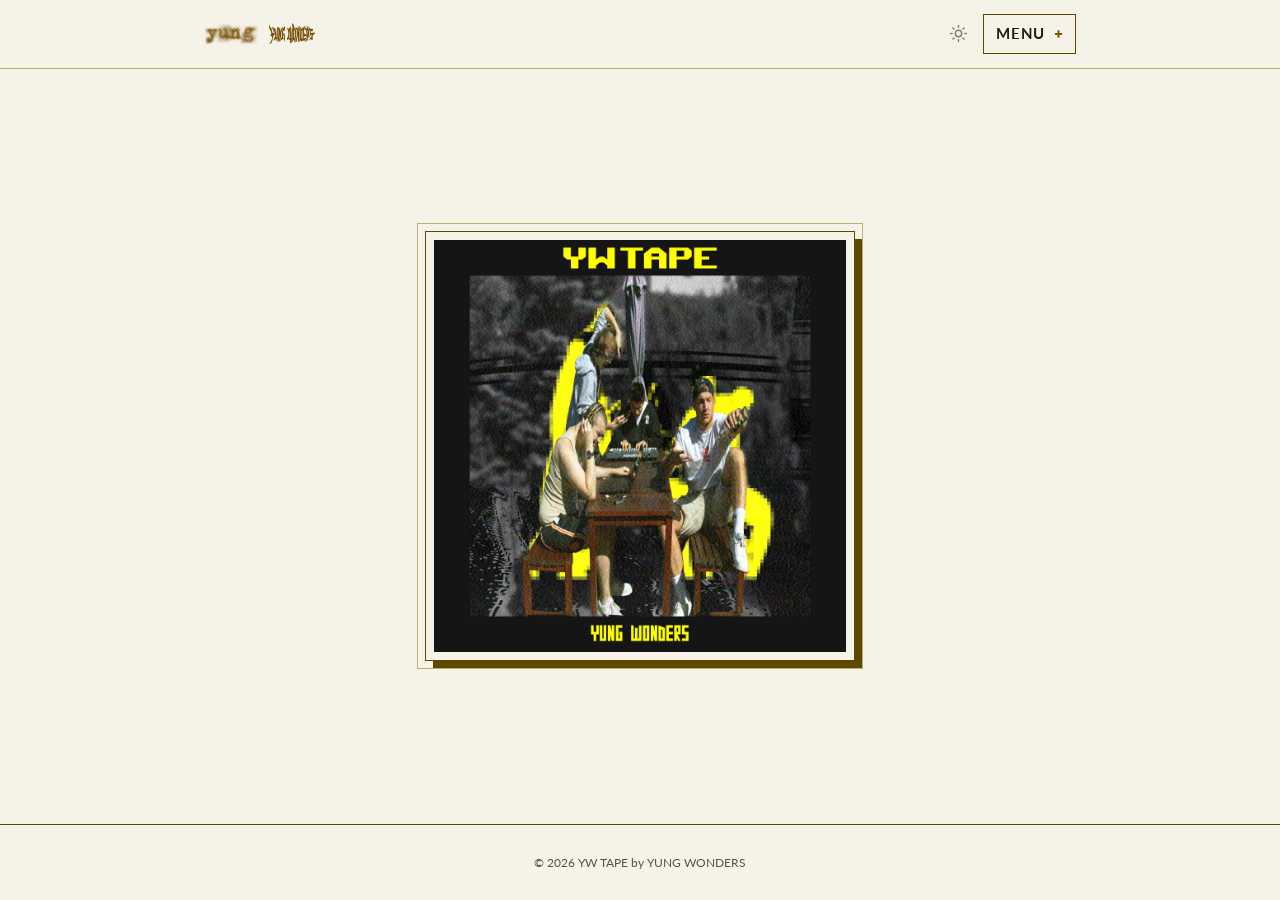
<file: newalbum.html>
<!DOCTYPE html>
<html lang="cs" data-theme-color-light="#f5f2e8" data-theme-color-dark="#0b0b0a">
<head>
<meta charset="UTF-8">
<meta name="viewport" content="width=device-width, initial-scale=1.0">
<meta name="description" content="Odhal skrytý tracklist alba YW TAPE od YUNG WONDERS.">
<meta name="theme-color" content="#0b0b0a">
<title>YW TAPE — YUNG WONDERS</title>
<script src="theme.js"></script>
<link rel="preconnect" href="https://fonts.googleapis.com">
<link rel="preconnect" href="https://fonts.gstatic.com" crossorigin>
<link href="https://fonts.googleapis.com/css2?family=Bowlby+One+SC&amp;family=Bungee&amp;family=Bungee+Shade&amp;family=Caveat:wght@400;700&amp;family=Cinzel+Decorative:wght@700&amp;family=Cormorant+Garamond:ital,wght@0,400;1,400&amp;family=IBM+Plex+Mono:wght@400;500;600&amp;family=Inter:wght@400;500;600;700&amp;family=Lato:wght@400;700&amp;family=Oswald:wght@400;500;600;700&amp;family=Permanent+Marker&amp;family=Press+Start+2P&amp;family=Rubik+Mono+One&amp;family=UnifrakturCook:wght@700&amp;display=swap" rel="stylesheet">
<link rel="icon" type="image/webp" href="NEW_YW_logo_ALT2.webp">
<link rel="stylesheet" href="style.css">
</head>
<body class="no-logo-background">

<nav class="topnav" data-print-url="newalbum.html">
	<div class="wrap">
		<div class="topnav-logos">
			<a class="topnav-brand" href="index.html">
				<img src="yung_trans.webp" alt="YUNG" width="1798" height="718" decoding="async">
			</a>
			<a class="topnav-yw" href="yw.html">
				<img src="NOVE_YW_zluta.webp" alt="YUNG WONDERS" width="1274" height="589" decoding="async">
			</a>
		</div>
		<div class="topnav-controls">
			<button class="theme-toggle" type="button" aria-label="Přepnout motiv">
				<svg class="theme-icon theme-icon-sun" aria-hidden="true" viewBox="0 0 24 24" fill="none" stroke="currentColor" stroke-width="1.8" stroke-linecap="round" stroke-linejoin="round"><circle cx="12" cy="12" r="4"></circle><path d="M12 2v2m0 16v2M4.93 4.93l1.42 1.42m11.3 11.3 1.42 1.42M2 12h2m16 0h2M4.93 19.07l1.42-1.42m11.3-11.3 1.42-1.42"></path></svg>
				<svg class="theme-icon theme-icon-moon" aria-hidden="true" viewBox="0 0 24 24" fill="none" stroke="currentColor" stroke-width="1.8" stroke-linecap="round" stroke-linejoin="round"><path d="M20.985 12.486A9 9 0 1 1 11.514 3.015a7 7 0 0 0 9.471 9.471Z"></path></svg>
			</button>
			<details class="topnav-menu">
				<summary>Menu</summary>
				<div class="topnav-links">
					<div class="topnav-link-group">
						<span class="topnav-link-heading">TATO STRÁNKA</span>
						<a href="newalbum.html#album" class="active" aria-current="page">YW Tape</a>
					</div>
					<div class="topnav-link-group">
						<span class="topnav-link-heading">DALŠÍ STRÁNKY</span>
						<a href="index.html#header">YUNG</a>
						<a href="yw.html#uvod">YUNG WONDERS</a>
						<a href="odmocnina16.html#odmocnina">ODMOCNINA16</a>
						<a href="upcoming.html#projekty">Nadcházející vydání</a>
					</div>
				</div>
			</details>
		</div>
	</div>
</nav>

<main class="secret-album" id="album">
	<h1 class="visually-hidden">YW TAPE — YUNG WONDERS</h1>
	<div class="track-whispers" id="tracklist" aria-hidden="true">
		<span class="secret-track track-intro"><span class="track-number">1</span><span class="track-title">INTRO</span><span class="track-meta">yung</span></span>
		<span class="secret-track track-mesto"><span class="track-number">2</span><span class="track-title">MĚSTO UHLÍ A OCELI</span><span class="track-meta">yung, Gazz, Daniel Vladimír, Pepa Hromada</span></span>
		<span class="secret-track track-haluz"><span class="track-number">3</span><span class="track-title">HALUZ</span><span class="track-meta">yung, Daniel Vladimír, Pepa Hromada</span></span>
		<span class="secret-track track-marnice"><span class="track-number">4</span><span class="track-title">MÁRNICE</span><span class="track-meta">yung, Gazz</span></span>
		<span class="secret-track track-blantickova"><span class="track-number">5</span><span class="track-title">BLANTIČKOVÁ STŘEDISKOVÁ</span><span class="track-meta">yung, Gazz, Pepa Hromada, Daniel Vladimír</span></span>
		<span class="secret-track track-lego"><span class="track-number">6</span><span class="track-title">LE GO</span><span class="track-meta">yung, Pepa Hromada, Daniel Vladimír</span></span>
		<span class="secret-track track-bez-hacku"><span class="track-number">7</span><span class="track-title">BEZ HACKU</span><span class="track-meta">yung, Pepa Hromada, Daniel Vladimír, Gazz</span></span>
		<span class="secret-track track-chces"><span class="track-number">8</span><span class="track-title">CHCEŠ MŮJ SVĚT</span><span class="track-meta">yung</span></span>
		<span class="secret-track track-vampir"><span class="track-number">9</span><span class="track-title">VAMPÍR</span><span class="track-meta">yung, Daniel Vladimír</span></span>
		<span class="secret-track track-lyriceum"><span class="track-number">10</span><span class="track-title">LYRICEUM</span><span class="track-meta">yung, Gazz, Pepa Hromada</span></span>
		<span class="secret-track track-traptastic"><span class="track-number">11</span><span class="track-title">TRAPTASTIC 4</span><span class="track-meta">yung, Pepa Hromada, Gazz</span></span>
		<span class="secret-track track-big-foot"><span class="track-number">12</span><span class="track-title">BIGFOOT</span><span class="track-meta">yung, Pepa Hromada</span></span>
		<span class="secret-track track-sin-city"><span class="track-number">13</span><span class="track-title">SIN CITY</span><span class="track-meta">yung, Gazz, Daniel Vladimír</span></span>
		<span class="secret-track track-dirty-wonders"><span class="track-number">14</span><span class="track-title">DIRTY WONDERS</span><span class="track-meta">yung, Pepa Hromada, Gazz, Daniel Vladimír</span></span>
	</div>
	<button class="tracklist-toggle" type="button" aria-expanded="false" aria-controls="tracklist">Odhalit tracklist</button>
	<figure class="secret-cover">
		<a href="https://distrokid.com/hyperfollow/yungwondersandyung/yw-tape" target="_blank" rel="noopener noreferrer"><img src="COVER_YWTAPE.webp" alt="Obal alba YW TAPE" fetchpriority="high" decoding="async"></a>
	</figure>
</main>

<footer>© 2026 YW TAPE by YUNG WONDERS</footer>

<script src="site.js"></script>

</body>
</html>
</file>
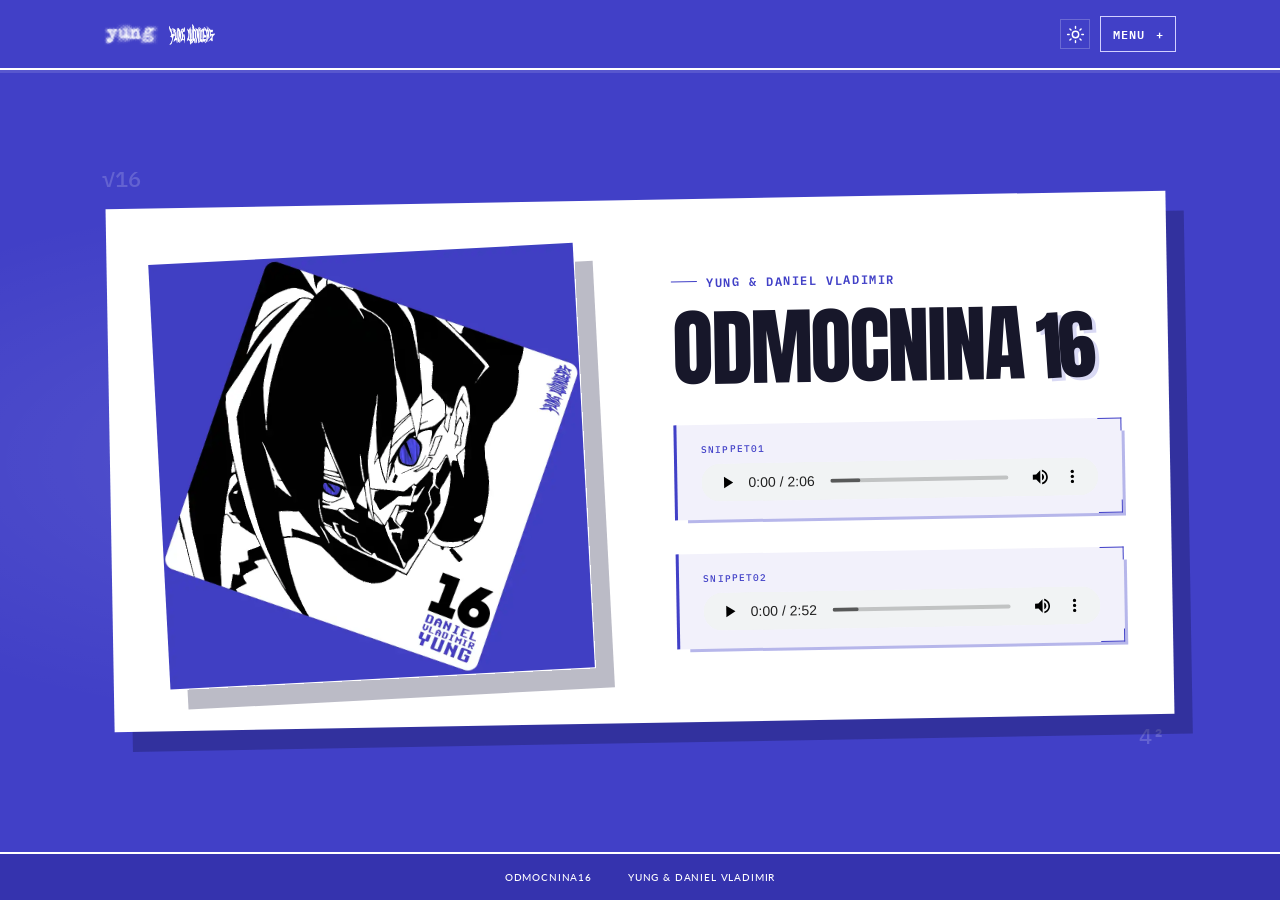
<file: odmocnina16.html>
<!DOCTYPE html>
<html lang="cs" data-theme-default="light" data-theme-storage-key="odmocnina16-theme" data-theme-color-light="#eeece5" data-theme-color-dark="#090a10">
<head>
<meta charset="UTF-8">
<meta name="viewport" content="width=device-width, initial-scale=1.0">
<meta name="theme-color" content="#eeece5">
<meta name="description" content="ODMOCNINA16 — společný rapový projekt YUNG a Daniela Vladimira.">
<title>ODMOCNINA16 — YUNG &amp; DANIEL VLADIMIR</title>
<script src="theme.js"></script>
<link rel="preconnect" href="https://fonts.googleapis.com">
<link rel="preconnect" href="https://fonts.gstatic.com" crossorigin>
<link href="https://fonts.googleapis.com/css2?family=Anton&amp;family=IBM+Plex+Mono:wght@400;500;600&amp;family=Inter:wght@400;500;600;700&amp;family=Lato:wght@400;700&amp;family=Oswald:wght@400;500;600;700&amp;display=swap" rel="stylesheet">
<link rel="icon" type="image/webp" href="NEW_YW_logo_ALT2.webp">
<link rel="stylesheet" href="style.css">
</head>
<body class="no-logo-background odmocnina-page">

<nav class="topnav" data-print-url="odmocnina16.html">
	<div class="wrap">
		<div class="topnav-logos">
			<a class="topnav-brand" href="index.html">
				<img src="yung_trans.webp" alt="YUNG" width="1798" height="718" decoding="async">
			</a>
			<a class="topnav-yw" href="yw.html">
				<img src="NOVE_YW_zluta.webp" alt="YUNG WONDERS" width="1274" height="589" decoding="async">
			</a>
		</div>
		<div class="topnav-controls">
			<button class="theme-toggle" type="button" aria-label="Přepnout motiv">
				<svg class="theme-icon theme-icon-sun" aria-hidden="true" viewBox="0 0 24 24" fill="none" stroke="currentColor" stroke-width="1.8" stroke-linecap="round" stroke-linejoin="round"><circle cx="12" cy="12" r="4"></circle><path d="M12 2v2m0 16v2M4.93 4.93l1.42 1.42m11.3 11.3 1.42 1.42M2 12h2m16 0h2M4.93 19.07l1.42-1.42m11.3-11.3 1.42-1.42"></path></svg>
				<svg class="theme-icon theme-icon-moon" aria-hidden="true" viewBox="0 0 24 24" fill="none" stroke="currentColor" stroke-width="1.8" stroke-linecap="round" stroke-linejoin="round"><path d="M20.985 12.486A9 9 0 1 1 11.514 3.015a7 7 0 0 0 9.471 9.471Z"></path></svg>
			</button>
			<details class="topnav-menu">
				<summary>Menu</summary>
				<div class="topnav-links">
					<div class="topnav-link-group">
						<span class="topnav-link-heading">TATO STRÁNKA</span>
						<a href="odmocnina16.html#odmocnina" class="active" aria-current="page">ODMOCNINA16</a>
					</div>
					<div class="topnav-link-group">
						<span class="topnav-link-heading">DALŠÍ STRÁNKY</span>
						<a href="index.html#header">YUNG</a>
						<a href="yw.html#uvod">YUNG WONDERS</a>
						<a href="newalbum.html#album">YW Tape</a>
						<a href="upcoming.html#projekty">Nadcházející vydání</a>
					</div>
				</div>
			</details>
		</div>
	</div>
</nav>

<main class="odm-page" id="odmocnina">
	<div class="odm-signal odm-signal-left" aria-hidden="true">√16</div>
	<div class="odm-signal odm-signal-right" aria-hidden="true">4²</div>
	<div class="odm-layout">
		<figure class="odm-cover">
			<img src="odmocnina_alt.webp" alt="Obal alba ODMOCNINA16" fetchpriority="high" decoding="async">
		</figure>
		<div class="odm-center">
			<p class="odm-kicker">YUNG &amp; DANIEL VLADIMIR</p>
			<h1>ODMOCNINA<span>16</span></h1>
			<div class="odm-player">
				<span class="odm-player-label">SNIPPET01</span>
				<audio controls preload="metadata" aria-label="Přehrát demo ODMOCNINA16">
					<source src="fleš_demo2.mp3" type="audio/mpeg">
					Váš prohlížeč nepodporuje přehrávání zvuku.
				</audio>
			</div>
			<div class="odm-player">
				<span class="odm-player-label">SNIPPET02</span>
				<audio controls preload="metadata" aria-label="Přehrát demo ODMOCNINA16">
					<source src="Nezapomen.mp3" type="audio/mpeg">
					Váš prohlížeč nepodporuje přehrávání zvuku.
				</audio>
			</div>
		</div>
	</div>
</main>

<script src="site.js"></script>
<footer class="odm-footer">
	<span>ODMOCNINA16</span>
	<span>YUNG &amp; DANIEL VLADIMIR</span>
</footer>
</body>
</html>
</file>
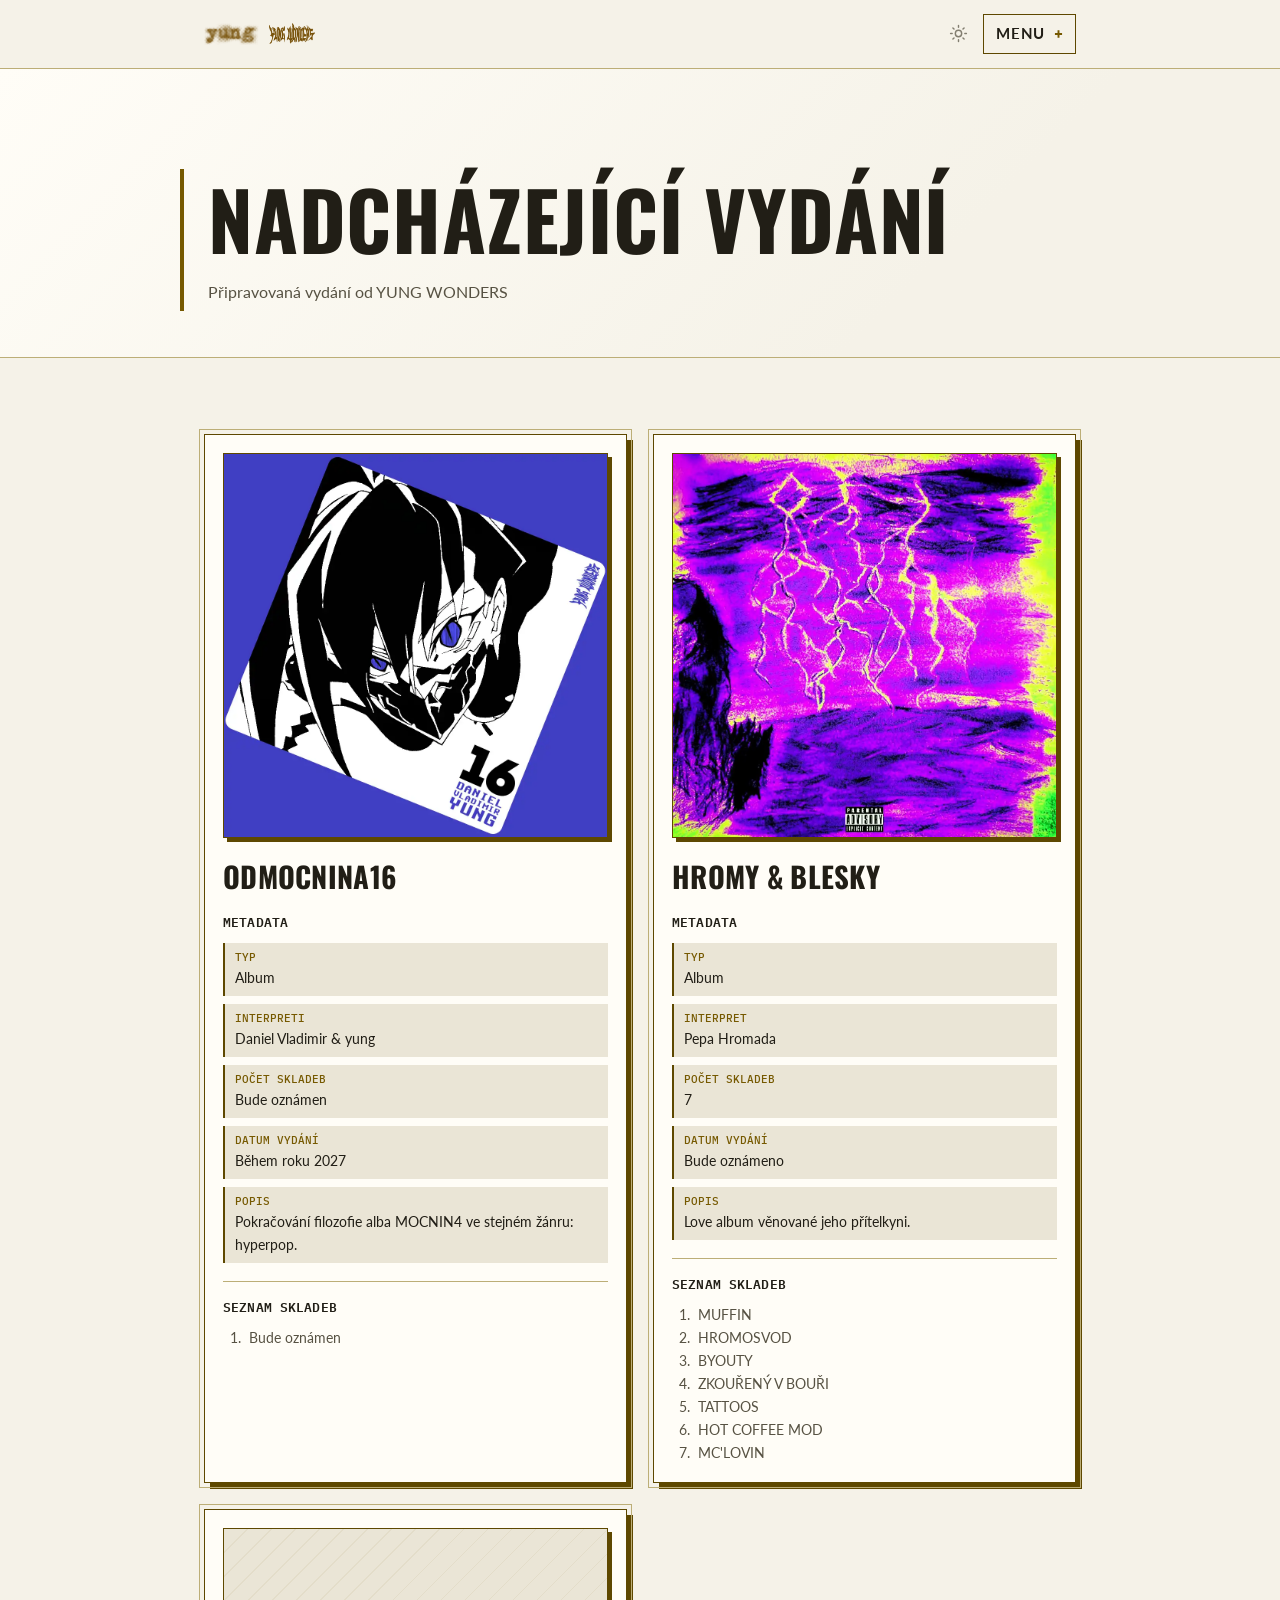
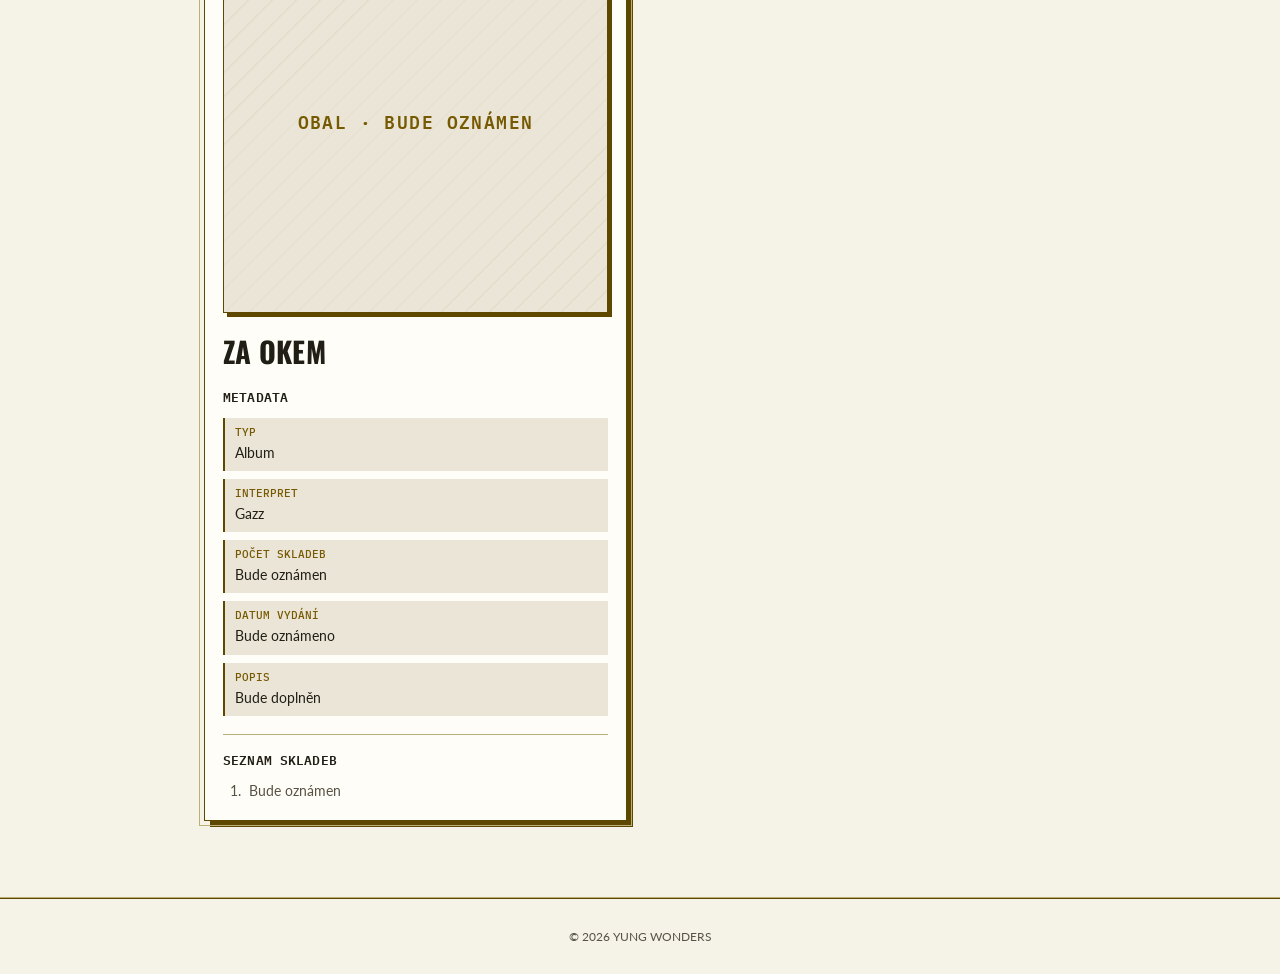
<file: upcoming.html>
<!DOCTYPE html>
<html lang="cs" data-theme-color-light="#f5f2e8" data-theme-color-dark="#0b0b0a">
<head>
<meta charset="UTF-8">
<meta name="viewport" content="width=device-width, initial-scale=1.0">
<meta name="description" content="Chystaná alba, EP a singly od yunga, ODMOCNINA16 a kolektivu YUNG WONDERS.">
<meta name="theme-color" content="#0b0b0a">
<title>Nadcházející vydání — YUNG WONDERS</title>
<script src="theme.js"></script>
<link rel="preconnect" href="https://fonts.googleapis.com">
<link rel="preconnect" href="https://fonts.gstatic.com" crossorigin>
<link href="https://fonts.googleapis.com/css2?family=IBM+Plex+Mono:wght@400;500;600&amp;family=Lato:wght@400;700&amp;family=Noto+Sans:wght@400;500;600;700&amp;family=Oswald:wght@400;500;600;700&amp;display=swap" rel="stylesheet">
<link rel="icon" type="image/webp" href="NEW_YW_logo_ALT2.webp">
<link rel="stylesheet" href="style.css">
</head>
<body class="no-logo-background">
<nav class="topnav" data-print-url="upcoming.html">
	<div class="wrap">
		<div class="topnav-logos">
			<a class="topnav-brand" href="index.html">
				<img src="yung_trans.webp" alt="YUNG" width="1798" height="718" decoding="async">
			</a>
			<a class="topnav-yw" href="yw.html">
				<img src="NOVE_YW_zluta.webp" alt="YUNG WONDERS" width="1274" height="589" decoding="async">
			</a>
		</div>
		<div class="topnav-controls">
			<button class="theme-toggle" type="button" aria-label="Přepnout motiv">
				<svg class="theme-icon theme-icon-sun" aria-hidden="true" viewBox="0 0 24 24" fill="none" stroke="currentColor" stroke-width="1.8" stroke-linecap="round" stroke-linejoin="round"><circle cx="12" cy="12" r="4"></circle><path d="M12 2v2m0 16v2M4.93 4.93l1.42 1.42m11.3 11.3 1.42 1.42M2 12h2m16 0h2M4.93 19.07l1.42-1.42m11.3-11.3 1.42-1.42"></path></svg>
				<svg class="theme-icon theme-icon-moon" aria-hidden="true" viewBox="0 0 24 24" fill="none" stroke="currentColor" stroke-width="1.8" stroke-linecap="round" stroke-linejoin="round"><path d="M20.985 12.486A9 9 0 1 1 11.514 3.015a7 7 0 0 0 9.471 9.471Z"></path></svg>
			</button>
			<details class="topnav-menu">
				<summary>Menu</summary>
				<div class="topnav-links">
					<div class="topnav-link-group">
						<span class="topnav-link-heading">TATO STRÁNKA</span>
						<a href="upcoming.html#projekty" class="active" aria-current="page">Nadcházející vydání</a>
					</div>
					<div class="topnav-link-group">
						<span class="topnav-link-heading">DALŠÍ STRÁNKY</span>
						<a href="index.html#header">YUNG</a>
						<a href="yw.html#uvod">YUNG WONDERS</a>
						<a href="newalbum.html#album">YW Tape</a>
						<a href="odmocnina16.html#odmocnina">ODMOCNINA16</a>
					</div>
				</div>
			</details>
		</div>
	</div>
</nav>

<main class="upcoming-page">
	<header class="upcoming-header">
		<div class="wrap">
			<h1>Nadcházející vydání</h1>
			<p>Připravovaná vydání od YUNG WONDERS</p>
		</div>
	</header>
	<section class="upcoming-section" id="projekty" aria-label="Chystané projekty">
		<div class="wrap">
			<div class="release-grid">
				<article class="release-card">
					<div class="release-cover-frame">
						<img src="odmocnina_alt.webp" alt="Obal alba ODMOCNINA16" loading="lazy" decoding="async">
					</div>
					<div class="release-details">
						<h2>ODMOCNINA16</h2>
						<div class="release-metadata">
							<h3>Metadata</h3>
							<dl>
								<div><dt>Typ</dt><dd>Album</dd></div>
								<div><dt>Interpreti</dt><dd>Daniel Vladimir &amp; yung</dd></div>
								<div><dt>Počet skladeb</dt><dd>Bude oznámen</dd></div>
								<div><dt>Datum vydání</dt><dd>Během roku 2027</dd></div>
								<div><dt>Popis</dt><dd>Pokračování filozofie alba MOCNIN4 ve stejném žánru: hyperpop.</dd></div>
							</dl>
						</div>
						<div class="release-tracklist">
							<h3>Seznam skladeb</h3>
							<ol aria-label="Seznam skladeb">
								<li>Bude oznámen</li>
								<!-- Sem doplň skladby: <li>Název skladby — interpret</li> -->
							</ol>
						</div>
					</div>
				</article>

				<article class="release-card">
					<div class="release-cover-frame">
						<img src="hromyablesky.webp" alt="Obal alba Hromy &amp; Blesky od Pepy Hromady" loading="lazy" decoding="async">
					</div>
					<div class="release-details">
						<h2>Hromy &amp; Blesky</h2>
						<div class="release-metadata">
							<h3>Metadata</h3>
							<dl>
								<div><dt>Typ</dt><dd>Album</dd></div>
								<div><dt>Interpret</dt><dd>Pepa Hromada</dd></div>
								<div><dt>Počet skladeb</dt><dd>7</dd></div>
								<div><dt>Datum vydání</dt><dd>Bude oznámeno</dd></div>
								<div><dt>Popis</dt><dd>Love album věnované jeho přítelkyni.</dd></div>
							</dl>
						</div>
						<div class="release-tracklist">
							<h3>Seznam skladeb</h3>
							<ol aria-label="Seznam skladeb">
								<li>MUFFIN</li>
								<li>HROMOSVOD</li>
								<li>BYOUTY</li>
								<li>ZKOUŘENÝ V BOUŘI</li>
								<li>TATTOOS</li>
								<li>HOT COFFEE MOD</li>
								<li>MC'LOVIN</li>
							</ol>
						</div>
					</div>
				</article>

				<article class="release-card">
					<div class="release-cover-frame">
						<div class="release-placeholder" role="img" aria-label="Obal bude oznámen">OBAL · BUDE OZNÁMEN</div>
						<!-- Sem vlož finální obal: <img src="..." alt="..." loading="lazy" decoding="async"> -->
					</div>
					<div class="release-details">
						<h2>Za okem</h2>
						<div class="release-metadata">
							<h3>Metadata</h3>
							<dl>
								<div><dt>Typ</dt><dd>Album</dd></div>
								<div><dt>Interpret</dt><dd>Gazz</dd></div>
								<div><dt>Počet skladeb</dt><dd>Bude oznámen</dd></div>
								<div><dt>Datum vydání</dt><dd>Bude oznámeno</dd></div>
								<div><dt>Popis</dt><dd>Bude doplněn</dd></div>
							</dl>
						</div>
						<div class="release-tracklist">
							<h3>Seznam skladeb</h3>
							<ol aria-label="Seznam skladeb">
								<li>Bude oznámen</li>
								<!-- Sem doplň skladby: <li>Název skladby — interpret</li> -->
							</ol>
						</div>
					</div>
				</article>
			</div>
		</div>
	</section>
</main>

<footer>© 2026 YUNG WONDERS</footer>
<script src="site.js"></script>
</body>
</html>
</file>
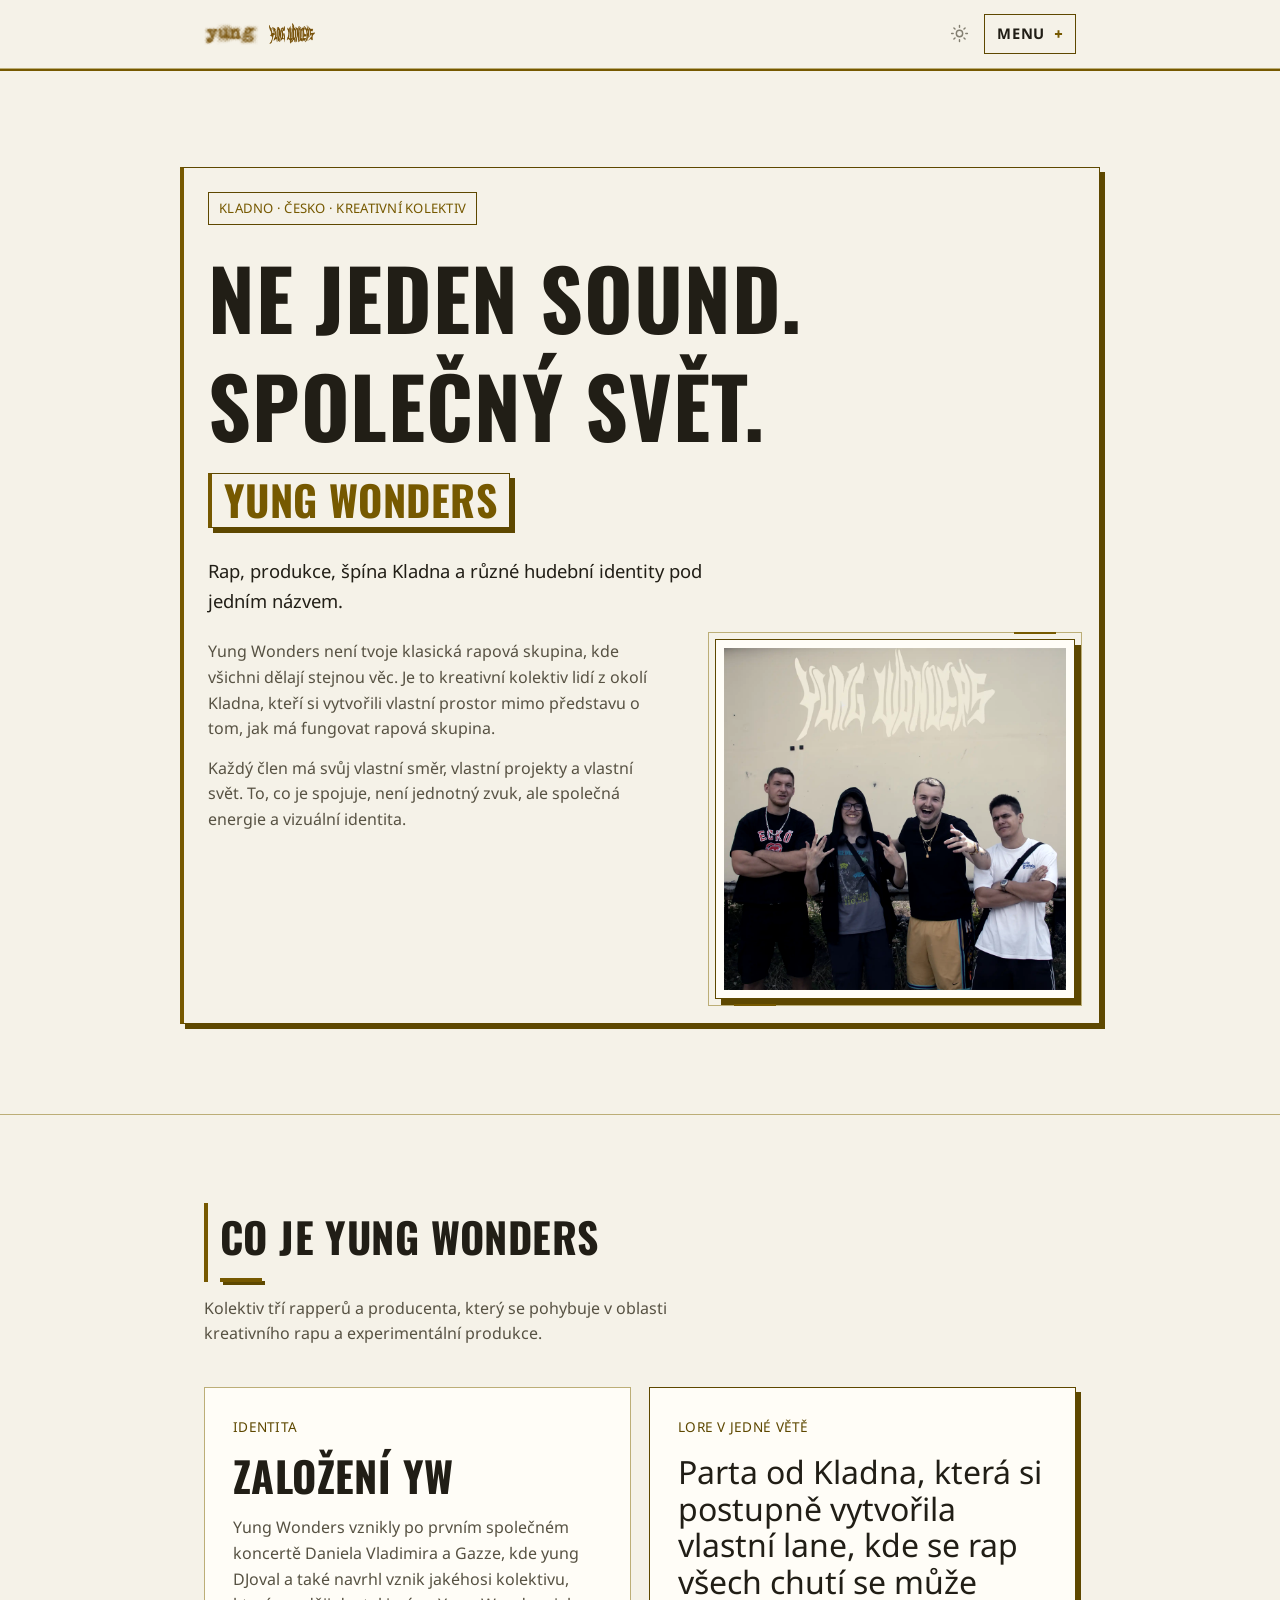
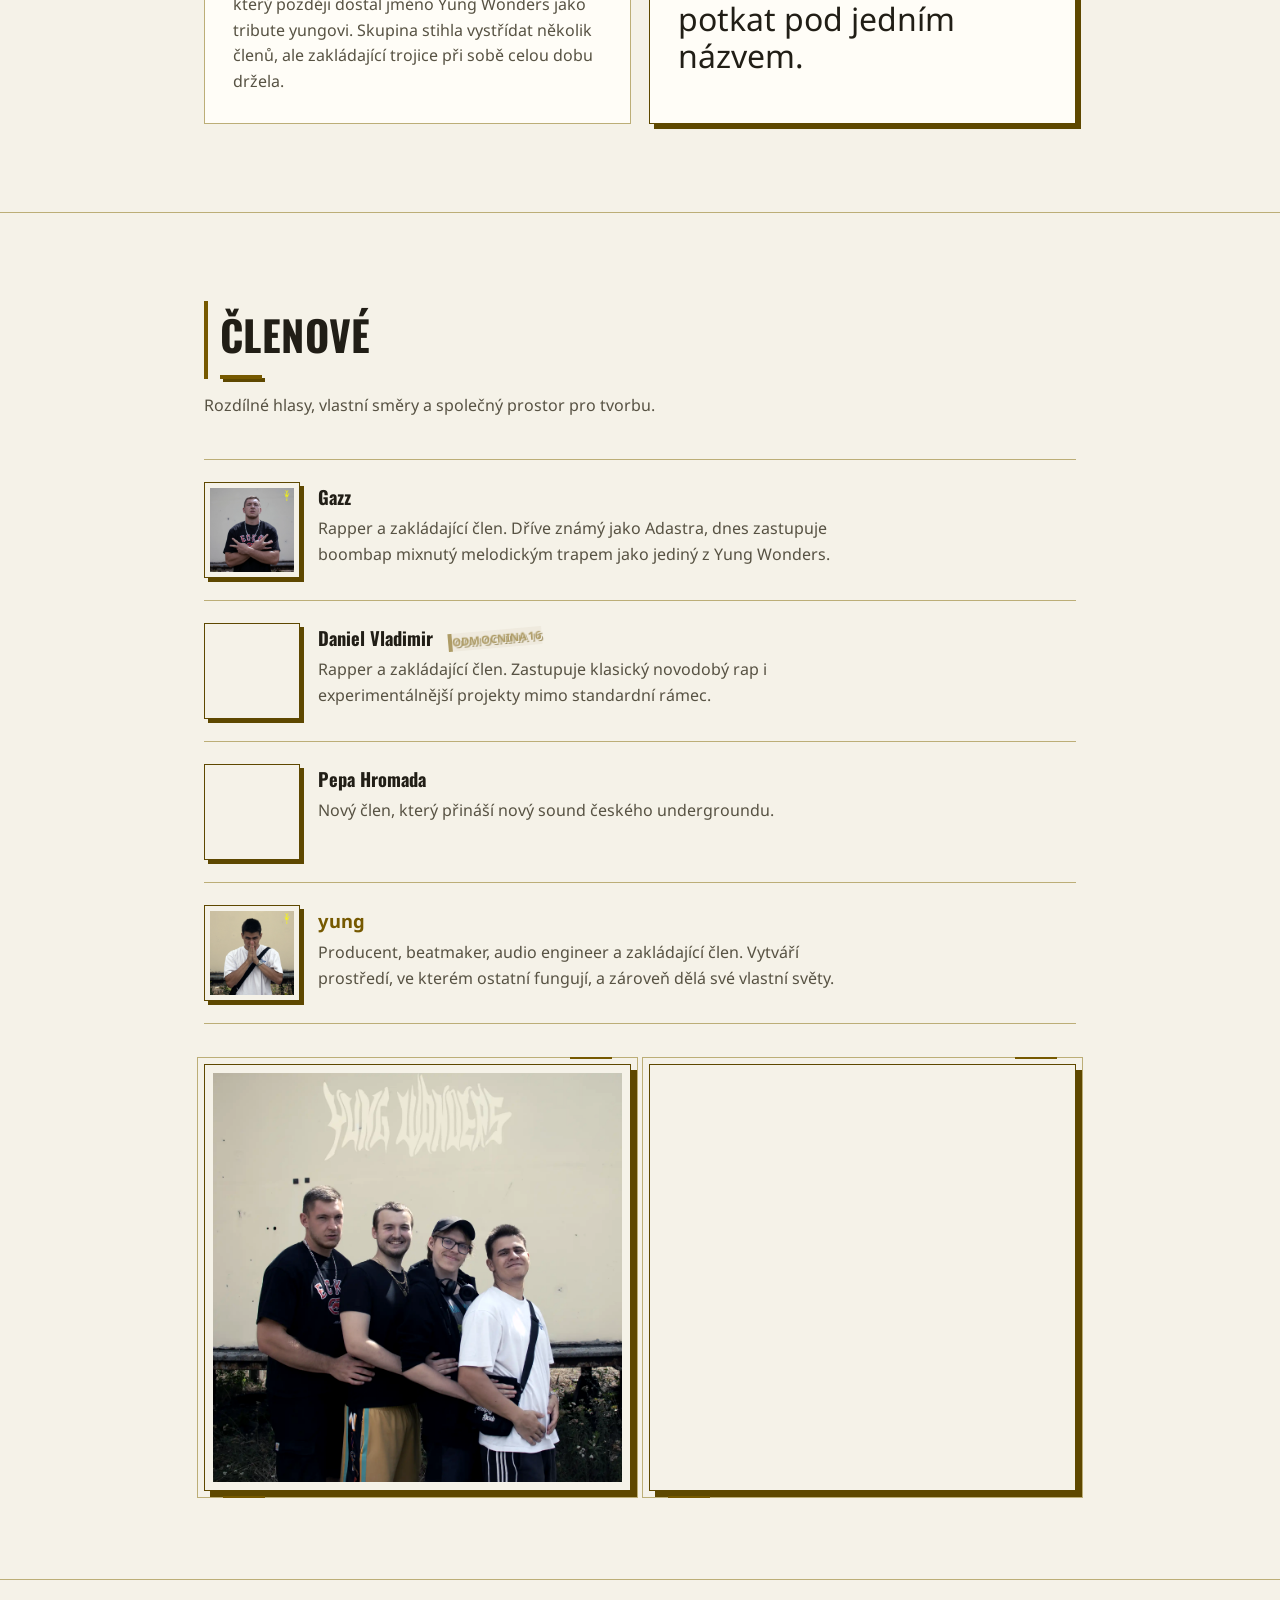
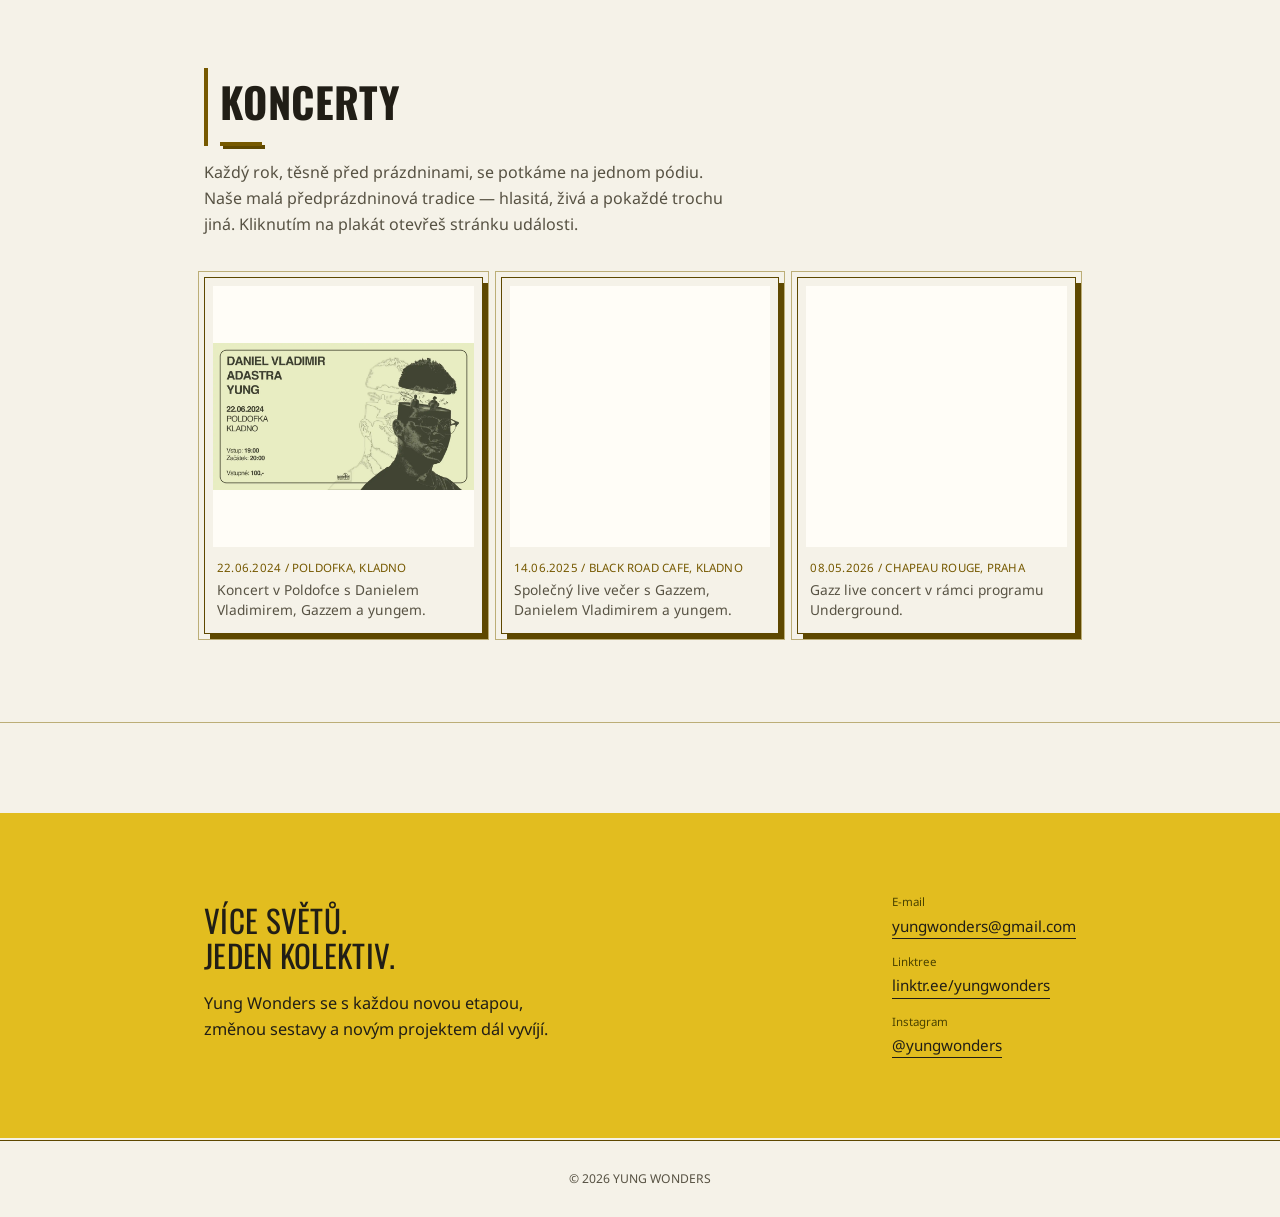
<file: yw.html>
<!DOCTYPE html>
<html lang="cs" data-theme-color-light="#f5f2e8" data-theme-color-dark="#0b0b0a">
<head>
<meta charset="UTF-8">
<meta name="viewport" content="width=device-width, initial-scale=1.0">
<meta name="description" content="Poznej kolektiv YUNG WONDERS, jeho členy, hudební světy, koncerty a společnou identitu.">
<meta name="theme-color" content="#0b0b0a">
<title>YUNG WONDERS — Bio</title>
<script src="theme.js"></script>
<link rel="preconnect" href="https://fonts.googleapis.com">
<link rel="preconnect" href="https://fonts.gstatic.com" crossorigin>
<link href="https://fonts.googleapis.com/css2?family=IBM+Plex+Mono:wght@400;500;600&amp;family=Noto+Sans:wght@400;500;600;700&amp;family=Oswald:wght@400;500;600;700&amp;display=swap" rel="stylesheet">
<link rel="icon" type="image/webp" href="NEW_YW_logo_ALT2.webp">
<link rel="stylesheet" href="style.css">
</head>
<body>

<nav class="topnav" data-print-url="yw.html">
	<div class="wrap">
		<div class="topnav-logos">
			<a class="topnav-brand" href="index.html">
				<img src="yung_trans.webp" alt="YUNG" width="1798" height="718" decoding="async">
			</a>
			<a class="topnav-yw" href="yw.html">
				<img src="NOVE_YW_zluta.webp" alt="YUNG WONDERS" width="1274" height="589" decoding="async">
			</a>
		</div>
		<div class="topnav-controls">
			<button class="theme-toggle" type="button" aria-label="Přepnout motiv">
				<svg class="theme-icon theme-icon-sun" aria-hidden="true" viewBox="0 0 24 24" fill="none" stroke="currentColor" stroke-width="1.8" stroke-linecap="round" stroke-linejoin="round"><circle cx="12" cy="12" r="4"></circle><path d="M12 2v2m0 16v2M4.93 4.93l1.42 1.42m11.3 11.3 1.42 1.42M2 12h2m16 0h2M4.93 19.07l1.42-1.42m11.3-11.3 1.42-1.42"></path></svg>
				<svg class="theme-icon theme-icon-moon" aria-hidden="true" viewBox="0 0 24 24" fill="none" stroke="currentColor" stroke-width="1.8" stroke-linecap="round" stroke-linejoin="round"><path d="M20.985 12.486A9 9 0 1 1 11.514 3.015a7 7 0 0 0 9.471 9.471Z"></path></svg>
			</button>
			<details class="topnav-menu">
				<summary>Menu</summary>
				<div class="topnav-links">
					<div class="topnav-link-group">
						<span class="topnav-link-heading">TATO STRÁNKA</span>
						<a href="yw.html#uvod" class="active" aria-current="page">YUNG WONDERS</a>
						<a href="yw.html#identita">Identita kolektivu</a>
						<a href="yw.html#clenove">Členové</a>
						<a href="yw.html#koncerty">Koncerty</a>
						<a href="yw.html#kontakt">Kontakt YW</a>
					</div>
					<div class="topnav-link-group">
						<span class="topnav-link-heading">DALŠÍ STRÁNKY</span>
						<a href="index.html#header">YUNG</a>
						<a href="newalbum.html#album">YW Tape</a>
						<a href="odmocnina16.html#odmocnina">ODMOCNINA16</a>
						<a href="upcoming.html#projekty">Nadcházející vydání</a>
					</div>
				</div>
			</details>
		</div>
	</div>
</nav>

<header class="hero bio-hero" id="uvod">
	<div class="wrap">
		<div class="hero-kicker mono">KLADNO · ČESKO · KREATIVNÍ KOLEKTIV</div>
		<h1>Ne jeden sound.<br>Společný svět.</h1>
		<h2 class="name">YUNG WONDERS</h2>
		<p class="hero-sub">Rap, produkce, špína Kladna a různé hudební identity pod jedním názvem.</p>
		<div class="hero-body">
			<div class="hero-bio">
				<p>Yung Wonders není tvoje klasická rapová skupina, kde všichni dělají stejnou věc. Je to kreativní kolektiv lidí z okolí Kladna, kteří si vytvořili vlastní prostor mimo představu o tom, jak má fungovat rapová skupina.</p>
				<p>Každý člen má svůj vlastní směr, vlastní projekty a vlastní svět. To, co je spojuje, není jednotný zvuk, ale společná energie a vizuální identita.</p>
			</div>
			<div class="hero-portrait">
				<img src="ywspol1_small.webp" alt="YUNG WONDERS kolektiv" fetchpriority="high" decoding="async">
			</div>
		</div>
	</div>
</header>

<main>
	<section id="identita">
		<div class="wrap">
			<div class="section-head">
				<h2>Co je YUNG WONDERS</h2>
			</div>
			<p class="section-intro">Kolektiv tří rapperů a producenta, který se pohybuje v oblasti kreativního rapu a experimentální produkce.</p>

			<div class="bio-grid">
				<article class="bio-panel">
					<span class="bio-label mono">IDENTITA</span>
					<h3>Založení YW</h3>
						<p>Yung Wonders vznikly po prvním společném koncertě Daniela Vladimira a Gazze, kde yung DJoval a také navrhl vznik jakéhosi kolektivu, který později dostal jméno Yung Wonders jako tribute yungovi. Skupina stihla vystřídat několik členů, ale zakládající trojice při sobě celou dobu držela.</p>
				</article>
				<article class="bio-panel bio-panel-accent">
					<span class="bio-label mono">LORE V JEDNÉ VĚTĚ</span>
					<p class="pull-quote">Parta od Kladna, která si postupně vytvořila vlastní lane, kde se rap všech chutí se může potkat pod jedním názvem.</p>
				</article>
			</div>
		</div>
	</section>

	<section class="crew-section" id="clenove">
		<div class="wrap">
			<div class="section-head">
				<h2>Členové</h2>
			</div>
			<p class="section-intro">Rozdílné hlasy, vlastní směry a společný prostor pro tvorbu.</p>

			<div class="member-list">
				<article class="member">
					<figure class="member-photo"><a href="https://www.instagram.com/gazz_mc/" target="_blank" rel="noopener noreferrer"><img src="gazz.webp" alt="Gazz" loading="lazy" decoding="async"></a></figure>
					<div><h3>Gazz</h3><p>Rapper a zakládající člen. Dříve známý jako Adastra, dnes zastupuje boombap mixnutý melodickým trapem jako jediný z Yung Wonders.</p></div>
				</article>
				<article class="member">
					<figure class="member-photo"><a href="https://www.instagram.com/dan_seidl/" target="_blank" rel="noopener noreferrer"><img src="dan2.webp" alt="Daniel Vladimir" loading="lazy" decoding="async"></a></figure>
					<div><h3>Daniel Vladimir <a class="album-graffiti" href="odmocnina16.html">ODMOCNINA16</a></h3><p>Rapper a zakládající člen. Zastupuje klasický novodobý rap i experimentálnější projekty mimo standardní rámec.</p></div>
				</article>
				<article class="member">
					<figure class="member-photo"><a href="https://www.instagram.com/hyzdodrt_69/" target="_blank" rel="noopener noreferrer"><img src="pepa.webp" alt="Pepa Hromada" loading="lazy" decoding="async"></a></figure>
					<div><h3>Pepa Hromada</h3><p>Nový člen, který přináší nový sound českého undergroundu.</p></div>
				</article>
				<article class="member member-yung">
					<figure class="member-photo"><a href="https://www.instagram.com/yungmajkl/" target="_blank" rel="noopener noreferrer"><img src="yung.webp" alt="yung" loading="lazy" decoding="async"></a></figure>
					<div><h3><a href="index.html">yung</a></h3><p>Producent, beatmaker, audio engineer a zakládající člen. Vytváří prostředí, ve kterém ostatní fungují, a zároveň dělá své vlastní světy.</p></div>
				</article>
			</div>

			<div class="crew-gallery">
				<figure class="crew-photo"><img src="ywspol3_small.webp" alt="YUNG WONDERS společně" loading="lazy" decoding="async"></figure>
				<figure class="crew-photo"><img src="ywspol2_small.webp" alt="YUNG WONDERS společně" loading="lazy" decoding="async"></figure>
			</div>
		</div>
	</section>

	<section class="concert-section" id="koncerty">
		<div class="wrap">
			<div class="section-head">
				<h2>Koncerty</h2>
			</div>
			<p class="section-intro">Každý rok, těsně před prázdninami, se potkáme na jednom pódiu. Naše malá předprázdninová tradice — hlasitá, živá a pokaždé trochu jiná. Kliknutím na plakát otevřeš stránku události.</p>

			<div class="concert-grid">
				<a class="concert-card" href="https://www.facebook.com/events/1435960333701982/" target="_blank" rel="noopener noreferrer">
					<img src="koncert24.webp" alt="Plakát koncertu YUNG WONDERS z roku 2024" loading="lazy" decoding="async">
					<span class="concert-meta mono">22.06.2024 / POLDOFKA, KLADNO</span>
					<span class="concert-copy">Koncert v Poldofce s Danielem Vladimirem, Gazzem a yungem.</span>
				</a>
				<a class="concert-card" href="https://www.facebook.com/events/535072939359523/" target="_blank" rel="noopener noreferrer">
					<img src="koncert25.webp" alt="Plakát koncertu YUNG WONDERS z roku 2025" loading="lazy" decoding="async">
					<span class="concert-meta mono">14.06.2025 / BLACK ROAD CAFE, KLADNO</span>
					<span class="concert-copy">Společný live večer s Gazzem, Danielem Vladimirem a yungem.</span>
				</a>
				<a class="concert-card" href="https://www.chapeaurouge.cz/program/underground/5-2026/16763-gazz-live-concert/" target="_blank" rel="noopener noreferrer">
					<img src="koncert26.webp" alt="Plakát koncertu YUNG WONDERS z roku 2026" loading="lazy" decoding="async">
					<span class="concert-meta mono">08.05.2026 / CHAPEAU ROUGE, PRAHA</span>
					<span class="concert-copy">Gazz live concert v rámci programu Underground.</span>
				</a>
			</div>
		</div>
	</section>

</main>

<section class="contact" id="kontakt">
	<div class="contact-inner">
		<div class="wrap">
			<div>
				<h2 class="contact-heading">Více světů.<br>Jeden kolektiv.</h2>
				<p class="contact-copy">Yung Wonders se s každou novou etapou, změnou sestavy a novým projektem dál vyvíjí.</p>
			</div>
			<div class="contact-links">
				<div><span class="label">E-mail</span><a href="mailto:yungwonders@gmail.com">yungwonders@gmail.com</a></div>
				<div><span class="label">Linktree</span><a href="https://linktr.ee/yungwonders" target="_blank" rel="noopener noreferrer">linktr.ee/yungwonders</a></div>
				<div><span class="label">Instagram</span><a href="https://instagram.com/yungwonders" target="_blank" rel="noopener noreferrer">@yungwonders</a></div>
			</div>
		</div>
	</div>
</section>

<footer>© 2026 YUNG WONDERS</footer>

<script src="site.js"></script>

</body>
</html>
</file>
<file: style.css>
:root{
    --bg:#0b0b0a;
    --bg-panel:#13130e;
    --bg-panel-2:#201f0d;
    --yellow:#f4d400;
    --yellow-rgb:244,212,0;
    --yellow-dim:#b39b00;
    --text:#f3f1e6;
    --muted:#b8b4a4;
    --line:#8a7417;
    --contact-bg:var(--yellow);
    --on-accent:#0b0b0a;
    --font-main:'Lato',sans-serif;
    --font-heading:'Oswald','Arial Narrow',sans-serif;
    --font-tape:'Bowlby One SC',sans-serif;
  }
  :root[data-theme="light"]{
    color-scheme:light;
    --bg:#f5f2e8;
    --bg-panel:#fffdf7;
    --bg-panel-2:#eae5d6;
    --yellow:#765900;
    --yellow-rgb:118,89,0;
    --yellow-dim:#5e4800;
    --text:#211e16;
    --muted:#575243;
    --line:#bcae77;
    --contact-bg:#e2bd1f;
    --on-accent:#211e16;
  }
  :root[data-theme="dark"],
  :root:not([data-theme]){color-scheme:dark;}
  @media (prefers-color-scheme:light){
    :root:not([data-theme]){
      color-scheme:light;
      --bg:#f5f2e8;
      --bg-panel:#fffdf7;
      --bg-panel-2:#eae5d6;
      --yellow:#765900;
      --yellow-rgb:118,89,0;
      --yellow-dim:#5e4800;
      --text:#211e16;
      --muted:#575243;
      --line:#bcae77;
      --contact-bg:#e2bd1f;
      --on-accent:#211e16;
    }
  }

  *,*::before,*::after{box-sizing:border-box;}
  html,body{overflow-x:clip;}
  html{
    scroll-behavior:smooth;
    scrollbar-width:thin;
    scrollbar-color:var(--yellow) var(--bg);
    isolation:isolate;
    background:var(--bg);
  }
  ::-webkit-scrollbar{width:12px;}
  ::-webkit-scrollbar-track{background:var(--bg);}
  ::-webkit-scrollbar-thumb{
    background:var(--yellow-dim);
    border:3px solid var(--bg);
  }
  ::-webkit-scrollbar-thumb:hover{background:var(--yellow);}
  body.no-logo-background{
    display:flex;
    flex-direction:column;
    min-height:100vh;
    scrollbar-width:none;
  }
  body.no-logo-background::-webkit-scrollbar{display:none;  }
  body{
    margin:0;
    background:var(--bg);
    position:relative;
    isolation:isolate;
    color:var(--text);
    font-family:var(--font-main);
    font-size:16px;
    line-height:1.6;
    -webkit-font-smoothing:antialiased;
    animation:page-fade 620ms cubic-bezier(.2,.8,.2,1) both;
  }
  @keyframes page-fade{
    from{opacity:.82;}
    to{opacity:1;}
  }
  @keyframes page-enter{
    from{opacity:0;transform:translateY(18px);}
    to{opacity:1;transform:translateY(0);}
  }
  @keyframes nav-enter{
    from{opacity:0;translate:0 -8px;}
    to{opacity:1;translate:0 0;}
  }
  .hero,.secret-album{animation:page-enter 700ms cubic-bezier(.2,.8,.2,1) both;}
  section{animation:page-enter 700ms cubic-bezier(.2,.8,.2,1) both;animation-timeline:view();animation-range:entry 0% cover 25%;}
  img,svg,video,iframe{max-width:100%;}
  img,video{height:auto;}
  h1,h2,h3{
    font-family:var(--font-main);
    font-weight:700;
    text-transform:uppercase;
    letter-spacing:0.01em;
    margin:auto 0 14px;
  }
  .name{
    display:flex;
    align-items:baseline;
    gap:12px;
    width:max-content;
    margin:0 0 18px;
    padding:5px 12px 7px;
    border:1px solid var(--yellow-dim);
    border-left:4px solid var(--yellow);
    color:var(--yellow);
    font-size:clamp(1.7rem, 4vw, 2.6rem);
    line-height:1;
    box-shadow:5px 5px 0 var(--yellow-dim);
  }
  .name span{
    color:var(--text);
    font-family:'IBM Plex Mono',monospace;
    font-size:0.42em;
    font-weight:500;
    letter-spacing:0.12em;
  }
  
  a{color:var(--yellow);text-decoration:none;}
  a:hover{text-decoration:underline;}
  a:focus-visible, button:focus-visible{outline:2px solid var(--yellow);outline-offset:3px;}

  .wrap{max-width:920px;margin:0 auto;padding:0 24px;}

  .mono{
    font-family:'IBM Plex Mono',monospace;
    font-size:0.82rem;
    letter-spacing:0.02em;
  }

  /* ===== TOP NAV (site identity — always visible) ===== */
  .topnav{
    position:sticky;
    top:0;
    width:100%;
    align-self:flex-start;
    z-index:50;
    background:var(--bg);
    border-bottom:1px solid var(--line);
  }
  .topnav .wrap{
    display:flex;
    align-items:center;
    justify-content:space-between;
    padding:14px 24px;
  }
  .topnav-controls{display:flex;align-items:center;gap:10px;}
  .topnav-brand{
    display:flex;
    align-items:center;
    gap:10px;
    position:relative;
  }
  .topnav-logos{
    display:flex;
    align-items:center;
    gap:10px;
  }
  .topnav-brand img{height:22px;width:auto;display:block;}
  .topnav-yw{display:block;position:relative;}
  .topnav-yw img{height:21px;width:auto;display:block;}
  :root[data-theme="light"] .topnav-logos img{
    filter:brightness(0) saturate(100%) invert(29%) sepia(68%) saturate(1000%) hue-rotate(13deg) brightness(91%) contrast(92%);
  }
  :root[data-theme="light"] .logo-button img{
    filter:brightness(0) saturate(100%) invert(29%) sepia(68%) saturate(1000%) hue-rotate(13deg) brightness(91%) contrast(92%);
  }
  .topnav-brand,.topnav-yw{transition:transform 180ms ease,filter 180ms ease;}
  .topnav-brand::after,.topnav-yw::after{content:"";position:absolute;left:0;right:0;bottom:-7px;height:2px;background:var(--yellow);transform:scaleX(0);transform-origin:left;transition:transform 180ms ease;}
  .topnav-brand:hover,.topnav-brand:focus-visible,.topnav-yw:hover,.topnav-yw:focus-visible{transform:translateY(-3px);filter:drop-shadow(0 3px 0 var(--yellow-dim));outline:none;}
  .topnav-brand:hover::after,.topnav-brand:focus-visible::after,.topnav-yw:hover::after,.topnav-yw:focus-visible::after{transform:scaleX(1);}
  .topnav-brand:active,.topnav-yw:active{transform:translateY(0) scale(.96);filter:none;}
  .topnav-menu{position:relative;font-family:var(--font-main);font-weight:700;text-transform:uppercase;letter-spacing:0.04em;}
  .topnav-menu summary{list-style:none;cursor:pointer;color:var(--text);font-size:0.92rem;padding:7px 30px 7px 12px;border:1px solid var(--yellow-dim);position:relative;transition:color 180ms ease,background 180ms ease,transform 180ms ease,box-shadow 180ms ease;}
  .topnav-menu summary:hover,.topnav-menu summary:focus-visible{color:var(--bg);background:var(--yellow);transform:translate(-2px,-2px);box-shadow:4px 4px 0 var(--yellow-dim);outline:none;}
  .topnav-menu summary::-webkit-details-marker{display:none;}
  .topnav-menu summary::after{content:'+';position:absolute;right:11px;color:var(--yellow);font-family:'IBM Plex Mono',monospace;}
  .topnav-menu[open] summary{color:var(--bg);background:var(--yellow);transform:translate(-2px,-2px);box-shadow:4px 4px 0 var(--yellow-dim);}
  .topnav-menu[open] summary::after{content:'−';color:var(--bg);}
  .topnav-links{position:absolute;right:0;top:calc(100% + 2px);display:grid;min-width:230px;max-height:calc(100vh - 86px);max-height:calc(100dvh - 86px);overflow-y:auto;padding:8px;background:color-mix(in srgb,var(--bg) 97%,transparent);border:1px solid var(--yellow-dim);box-shadow:5px 5px 0 var(--yellow-dim);}
  .topnav-link-group{display:grid;padding:4px 0 7px;border-bottom:1px solid var(--yellow-dim);}
  .topnav-link-group:last-child{border-bottom:0;}
  .topnav-link-heading{padding:7px 10px 3px;color:var(--yellow-dim);font:500 .68rem 'IBM Plex Mono',monospace;letter-spacing:.08em;}
  .topnav-menu[open] .topnav-links{animation:dropdown-enter 180ms ease both;transform-origin:top right;}
  @keyframes dropdown-enter{
    from{opacity:0;translate:0 -8px;scale:.98;}
    to{opacity:1;translate:0 0;scale:1;}
  }
  .topnav-links a{color:var(--text);padding:9px 10px;border-bottom:1px solid var(--line);white-space:nowrap;transition:color 160ms ease,background 160ms ease,transform 160ms ease;animation:nav-enter 220ms ease both;}
  .topnav-links a:last-child{border-bottom:0;}
  .topnav-links a:hover,.topnav-links a:focus-visible{color:var(--yellow);text-decoration:none;background:var(--bg-panel-2);transform:translateX(7px);outline:none;}
  .topnav-links a:active{transform:translateX(3px) scale(.97);background:var(--yellow);color:var(--bg);}
  @media (max-width:560px){
    .topnav .wrap{padding-top:10px;padding-bottom:10px;}
    .topnav-logos{gap:8px;min-width:0;}
    .topnav-brand img{height:18px;max-width:31vw;}
    .topnav-yw img{height:18px;max-width:34vw;}
    .topnav-links{right:0;min-width:min(230px,calc(100vw - 28px));}
  }
  .theme-toggle{
    display:grid;
    place-items:center;
    flex:none;
    width:30px;
    height:30px;
    padding:0;
    color:var(--muted);
    background:transparent;
    border:1px solid transparent;
    opacity:.72;
    cursor:pointer;
    transition:color 180ms ease,background 180ms ease,opacity 180ms ease;
  }
  .theme-toggle:hover,.theme-toggle:focus-visible{
    color:var(--yellow);
    background:var(--bg-panel-2);
    opacity:1;
  }
  .theme-toggle:active{transform:scale(.94);}
  .theme-icon{width:19px;height:19px;}
  .theme-icon-sun{display:none;}
  :root[data-theme="light"] .theme-icon-sun{display:block;}
  :root[data-theme="light"] .theme-icon-moon{display:none;}

  /* ===== HERO ===== */
  .hero{
    position:relative;
    padding:96px 0 90px;
    overflow:hidden;
    border-top:2px solid var(--yellow);
    border-bottom:1px solid var(--line);
  }
  .hero .wrap{
    position:relative;
    z-index:1;
    padding:24px;
    border:1px solid var(--yellow-dim);
    border-left:4px solid var(--yellow);
    box-shadow:5px 5px 0 var(--yellow-dim);
  }
  .hero-kicker{
    display:inline-block;
    color:var(--yellow);
    border:1px solid var(--yellow-dim);
    padding:5px 10px;
    margin-bottom:18px;
  }
  .hero h1{
    font-size:clamp(2.6rem, 7vw, 5.2rem);
    line-height:1.3;
    max-width:20ch;
    color:var(--text);
  }
  .hero-sub{
    max-width:46ch;
    margin-top:28px;
    font-size:1.15rem;
    color:var(--text);
  }
  .hero-sub b{color:var(--yellow);font-weight:600;}

  .secret-album{
    --album-pointer-x:50%;
    --album-pointer-y:50%;
    position:relative;
    flex:1;
    min-height:0;
    overflow:hidden;
    background-color:var(--bg);
    display:grid;
    place-items:center;
    isolation:isolate;
  }
  .secret-album::after{
    content:"";
    position:absolute;
    inset:0;
    z-index:-1;
    pointer-events:none;
    background:radial-gradient(circle 280px at 50% 50%,rgba(var(--yellow-rgb),.12),transparent 75%);
    transform:translate3d(calc(var(--album-pointer-x) - 50%),calc(var(--album-pointer-y) - 50%),0);
    transition:transform 180ms ease-out;
  }
  .secret-cover{
    position:relative;
    z-index:3;
    width:min(42vw, 430px);
    margin:0;
    padding:8px;
    background:var(--bg);
    border:1px solid var(--yellow-dim);
    outline:1px solid var(--line);
    outline-offset:7px;
    box-shadow:8px 8px 0 var(--yellow-dim);
    transition:transform 260ms ease,box-shadow 260ms ease;
  }
  .secret-cover:hover,.secret-cover:focus-within{transform:translate(-4px,-4px) rotate(-1deg);box-shadow:12px 12px 0 var(--yellow);}
  .track-whispers{
    position:absolute;
    inset:0;
    z-index:2;
    pointer-events:none;
    opacity:0;
  }
  .secret-album.is-illuminated .track-whispers{
    opacity:1;
    transition:opacity 160ms ease-out;
    -webkit-mask-image:radial-gradient(circle 190px at var(--album-pointer-x) var(--album-pointer-y),#000 0%,#000 45%,transparent 100%);
    mask-image:radial-gradient(circle 190px at var(--album-pointer-x) var(--album-pointer-y),#000 0%,#000 45%,transparent 100%);
  }
  .secret-track{
    position:absolute;
    display:block;
    max-width:26vw;
    color:var(--text);
    opacity:.58;
    font-family:var(--font-tape);
    font-size:clamp(.8rem, 2vw, 1.8rem);
    line-height:1;
    text-transform:uppercase;
    white-space:nowrap;
    transform-origin:center;
    will-change:translate;
    animation:track-drift calc(var(--drift-duration, 9s) * .8) ease-in-out var(--drift-delay, 0s) infinite alternate;
  }
  .track-number,.track-meta{display:none;}
  .secret-album.is-illuminated .secret-track{
    opacity:1;
    text-shadow:0 0 10px rgba(var(--yellow-rgb),.72);
  }
  @keyframes track-drift{
    0%{translate:0 0;}
    45%{translate:calc(var(--drift-x, 12px) * -0.7) calc(var(--drift-y, 8px) * -0.7);}
    100%{translate:calc(var(--drift-x, 12px) * 1.5) calc(var(--drift-y, 8px) * 1.5);}
  }
  .track-intro{font-family:'Cormorant Garamond',Georgia,serif;font-style:italic;}
  .track-mesto{font-family:'Bungee','Arial Black',sans-serif;}
  .track-haluz{font-family:'Rubik Mono One',Impact,sans-serif;}
  .track-marnice{font-family:'Caveat',cursive;font-style:italic;}
  .track-blantickova{font-family:'Oswald',sans-serif;font-weight:700;}
  .track-lego{font-family:'Press Start 2P',Impact,sans-serif;}
  .track-bez-hacku{font-family:'Bungee Shade',Impact,sans-serif;}
  .track-chces{font-family:'Caveat',cursive;font-weight:700;}
  .track-vampir{font-family:'UnifrakturCook',cursive;font-weight:700;}
  .track-lyriceum{font-family:'IBM Plex Mono',monospace;font-weight:300;}
  .track-traptastic{font-family:'Oswald',Impact,sans-serif;font-weight:700;}
  .track-big-foot{font-family:'Permanent Marker',cursive;}
  .track-sin-city{font-family:'Oswald',Arial,sans-serif;font-stretch:condensed;font-weight:700;}
  .track-dirty-wonders{font-family:'Cinzel Decorative',Georgia,serif;font-weight:700;}
  .secret-track:nth-child(1){top:12%;left:9%;transform:rotate(-8deg);--drift-x:18px;--drift-y:-10px;--drift-duration:11s;--drift-delay:-2s;}
  .secret-track:nth-child(2){top:22%;right:8%;font-family:'IBM Plex Mono',monospace;transform:rotate(5deg);--drift-x:-13px;--drift-y:14px;--drift-duration:8s;--drift-delay:-5s;}
  .secret-track:nth-child(3){top:37%;left:4%;font-size:clamp(1.3rem, 4vw, 3.4rem);transform:rotate(-18deg);--drift-x:10px;--drift-y:18px;--drift-duration:13s;--drift-delay:-8s;}
  .secret-track:nth-child(4){top:8%;right:30%;font-family:'Inter',sans-serif;transform:rotate(14deg);--drift-x:-20px;--drift-y:-8px;--drift-duration:10s;--drift-delay:-3s;}
  .secret-track:nth-child(5){bottom:17%;left:7%;font-size:clamp(.65rem, 1.5vw, 1.25rem);transform:rotate(4deg);--drift-x:15px;--drift-y:9px;--drift-duration:9s;--drift-delay:-6s;}
  .secret-track:nth-child(6){bottom:31%;right:5%;font-size:clamp(1.2rem, 3.5vw, 2.8rem);transform:rotate(-9deg);--drift-x:-11px;--drift-y:-16px;--drift-duration:12s;--drift-delay:-1s;}
  .secret-track:nth-child(7){top:47%;right:3%;font-family:'IBM Plex Mono',monospace;transform:rotate(90deg);--drift-x:9px;--drift-y:12px;--drift-duration:7s;--drift-delay:-4s;}
  .secret-track:nth-child(8){bottom:8%;left:33%;font-size:clamp(.8rem, 2vw, 1.6rem);transform:rotate(-3deg);--drift-x:-17px;--drift-y:7px;--drift-duration:10s;--drift-delay:-7s;}
  .secret-track:nth-child(9){top:28%;left:28%;font-family:'Inter',sans-serif;transform:rotate(-31deg);--drift-x:12px;--drift-y:-13px;--drift-duration:14s;--drift-delay:-9s;}
  .secret-track:nth-child(10){bottom:25%;left:25%;font-size:clamp(1rem, 2.5vw, 2rem);transform:rotate(16deg);--drift-x:-8px;--drift-y:17px;--drift-duration:8s;--drift-delay:-2s;}
  .secret-track:nth-child(11){top:15%;left:39%;font-size:clamp(.75rem, 1.8vw, 1.5rem);transform:rotate(-4deg);--drift-x:16px;--drift-y:-6px;--drift-duration:11s;--drift-delay:-5s;}
  .secret-track:nth-child(12){bottom:11%;right:27%;font-family:'IBM Plex Mono',monospace;transform:rotate(8deg);--drift-x:-14px;--drift-y:-11px;--drift-duration:9s;--drift-delay:-8s;}
  .secret-track:nth-child(13){top:68%;right:12%;font-size:clamp(1.2rem, 3vw, 2.5rem);transform:rotate(-5deg);--drift-x:19px;--drift-y:10px;--drift-duration:13s;--drift-delay:-3s;}
  .secret-track:nth-child(14){top:76%;left:6%;font-family:'Inter',sans-serif;transform:rotate(7deg);--drift-x:-10px;--drift-y:-15px;--drift-duration:10s;--drift-delay:-6s;}
  .tracklist-toggle{display:none;}
  @media (prefers-reduced-motion:reduce){
    *,*::before,*::after{
      animation-duration:0.01ms!important;
      animation-iteration-count:1!important;
      scroll-behavior:auto!important;
      transition-duration:0.01ms!important;
    }
    .secret-track{animation:none;}
    .track-whispers{transition:none;}
    .secret-album::after{transition:none;}
  }
  @media (max-width:760px){
    .secret-cover{width:min(68vw, 360px);}
    .secret-track{max-width:38vw;opacity:.5;}
    .secret-track:nth-child(7){transform:rotate(90deg) scale(.8);}
  }
  @media (max-width:560px){
    .secret-cover{width:min(72vw, 320px);}
    .secret-track{font-size:.72rem!important;}
    .tracklist-toggle{
      position:absolute;
      z-index:4;
      bottom:16px;
      left:50%;
      display:block;
      transform:translateX(-50%);
      padding:11px 18px;
      border:1px solid var(--yellow);
      background:var(--bg);
      color:var(--yellow);
      font:600 .8rem 'IBM Plex Mono',monospace;
      text-transform:uppercase;
      letter-spacing:.04em;
      cursor:pointer;
      box-shadow:4px 4px 0 var(--yellow-dim);
      touch-action:manipulation;
    }
    .tracklist-toggle:active{transform:translate(calc(-50% + 2px),2px);box-shadow:2px 2px 0 var(--yellow-dim);}
    .secret-album.is-tracks-revealed .secret-cover{visibility:hidden;}
    .secret-album.is-tracks-revealed .track-whispers{
      inset:12px 12px 68px;
      display:grid;
      grid-template-columns:minmax(0,1fr);
      align-content:start;
      overflow-y:auto;
      padding:8px 12px;
      border:1px solid var(--yellow-dim);
      background:color-mix(in srgb,var(--bg) 94%,transparent);
      opacity:1;
      -webkit-mask-image:none;
      mask-image:none;
      pointer-events:auto;
    }
    .secret-album.is-tracks-revealed .secret-track{
      position:static;
      display:grid;
      grid-template-columns:22px minmax(0,1fr);
      grid-template-rows:auto auto;
      column-gap:8px;
      align-items:center;
      max-width:none;
      padding:10px 0;
      border-bottom:1px solid var(--line);
      font-size:.82rem!important;
      line-height:1.35;
      white-space:normal;
      opacity:1;
      text-shadow:none;
      transform:none;
      translate:none;
      animation:none;
      will-change:auto;
    }
    .secret-album.is-tracks-revealed .track-number{
      display:block;
      grid-column:1;
      grid-row:1 / span 2;
      color:var(--muted);
      text-align:center;
      font:500 .78rem 'IBM Plex Mono',monospace;
    }
    .secret-album.is-tracks-revealed .track-title{
      grid-column:2;
      grid-row:1;
      font:700 .83rem 'Inter',sans-serif;
    }
    .secret-album.is-tracks-revealed .track-meta{
      display:block;
      grid-column:2;
      grid-row:2;
      color:var(--muted);
      font:400 .69rem/1.35 'Inter',sans-serif;
      text-transform:none;
    }
  }

  body.odmocnina-page{
    --bg:#4140c7;
    --bg-panel:#3533ae;
    --bg-panel-2:#29278e;
    --yellow:#fff;
    --yellow-rgb:255,255,255;
    --yellow-dim:#d2d0ff;
    --text:#fff;
    --muted:rgba(255,255,255,.72);
    --line:rgba(255,255,255,.28);
    color-scheme:light;
    background:var(--bg);
    color:var(--text);
  }
  :root[data-theme="dark"] body.odmocnina-page{
    --bg:#090a10;
    --bg-panel:#11131d;
    --bg-panel-2:#1a1b2b;
    --yellow:#8582ff;
    --yellow-rgb:133,130,255;
    --yellow-dim:#5552c7;
    --text:#f0efff;
    --muted:#aaaac0;
    --line:rgba(137,134,255,.32);
    color-scheme:dark;
  }
  body.odmocnina-page .topnav{
    background:var(--bg);
    border-bottom:2px solid var(--yellow);
    box-shadow:0 3px 0 rgba(var(--yellow-rgb),.12);
  }
  body.odmocnina-page .topnav .wrap{max-width:1120px;padding-top:16px;padding-bottom:16px;}
  :root[data-theme="light"] body.odmocnina-page .topnav-logos img{
    filter:brightness(0) invert(1);
  }
  :root[data-theme="dark"] body.odmocnina-page .topnav-logos img{filter:brightness(0) invert(.9);}
  body.odmocnina-page .topnav-brand::after,
  body.odmocnina-page .topnav-yw::after{background:var(--yellow);}
  body.odmocnina-page .topnav-menu summary{
    border-color:var(--yellow-dim);
    color:var(--text);
    font:600 .78rem 'IBM Plex Mono',monospace;
    letter-spacing:.08em;
  }
  body.odmocnina-page .topnav-menu summary::after{color:var(--yellow);}
  body.odmocnina-page .topnav-menu summary:hover,
  body.odmocnina-page .topnav-menu summary:focus-visible,
  body.odmocnina-page .topnav-menu[open] summary{
    color:var(--bg);
    background:var(--yellow);
    box-shadow:4px 4px 0 var(--yellow-dim);
  }
  body.odmocnina-page .topnav-menu[open] summary::after{color:var(--bg);}
  body.odmocnina-page .theme-toggle{border-color:rgba(var(--yellow-rgb),.22);color:var(--yellow);opacity:1;}
  body.odmocnina-page .theme-toggle:hover,
  body.odmocnina-page .theme-toggle:focus-visible{background:var(--bg-panel-2);}
  body.odmocnina-page .topnav-links{
    background:var(--bg-panel);
    border-color:var(--yellow-dim);
    box-shadow:5px 5px 0 var(--yellow-dim);
  }
  body.odmocnina-page .topnav-links a{border-color:var(--line);}
  body.odmocnina-page .topnav-links a:hover,
  body.odmocnina-page .topnav-links a:focus-visible{color:var(--yellow);background:var(--bg-panel-2);}
  body.odmocnina-page .topnav-links a:active{color:var(--bg);background:var(--yellow);}
  .odm-page{
    --odm-paper:var(--bg);
    --odm-paper-light:#fff;
    --odm-ink:#17172a;
    --odm-muted:#59596d;
    --odm-blue:#4140c7;
    position:relative;
    flex:1;
    display:grid;
    place-items:center;
    min-height:0;
    overflow:hidden;
    padding:clamp(36px,6vh,72px) 24px;
    color:var(--odm-ink);
    background-color:var(--odm-paper);
    background-image:radial-gradient(ellipse at 28% 50%,rgba(var(--yellow-rgb),.1),transparent 48%);
    font-family:'Inter',sans-serif;
  }
  .odm-layout{position:relative;z-index:1;display:grid;grid-template-columns:minmax(0,1fr) minmax(0,1.05fr);align-items:center;gap:clamp(36px,7vw,96px);width:min(1060px,100%);padding:clamp(24px,4vw,48px);background:#fff;box-shadow:18px 20px 0 rgba(13,12,52,.28);transform:rotate(-1deg);}
  .odm-cover{width:min(100%,460px);aspect-ratio:1;margin:0;justify-self:center;transform:rotate(-2deg);box-shadow:18px 20px 0 rgba(13,12,52,.28);transition:transform 300ms ease,box-shadow 300ms ease;}
  .odm-cover:hover{transform:rotate(0) translateY(-4px);box-shadow:22px 24px 0 rgba(13,12,52,.3);}
  .odm-cover img{display:block;width:100%;height:100%;object-fit:cover;border:1px solid rgba(255,255,255,.72);}
  .odm-center{position:relative;z-index:1;width:100%;text-align:left;}
  .odm-kicker{display:flex;align-items:center;justify-content:flex-start;gap:9px;margin:0 0 15px;color:var(--odm-blue);font:600 .76rem 'IBM Plex Mono',monospace;letter-spacing:.13em;}
  .odm-kicker::before{width:26px;height:1px;background:currentColor;content:"";}
  .odm-center h1{display:flex;align-items:baseline;justify-content:flex-start;gap:clamp(6px,1.4vw,14px);margin:0;color:var(--odm-ink);font:400 clamp(2.8rem,6.6vw,6rem)/1 'Anton','Arial Narrow',sans-serif;letter-spacing:-.025em;white-space:nowrap;}
  .odm-center h1 span{display:inline-block;color:#17172a;font-size:.9em;letter-spacing:-.05em;text-shadow:3px 3px 0 rgba(65,64,199,.2);transform:rotate(-3deg);}
  .odm-player{position:relative;width:100%;margin:clamp(24px,3vw,34px) 0 0;padding:clamp(13px,1.7vw,18px) clamp(15px,2.4vw,24px);background:#f2f1fb;border:0;border-left:3px solid var(--odm-blue);box-shadow:8px 8px 0 -5px rgba(65,64,199,.38);}
  .odm-player::before,.odm-player::after{position:absolute;right:0;width:24px;height:13px;border-right:1px solid var(--odm-blue);content:"";}
  .odm-player::before{top:0;border-top:1px solid var(--odm-blue);}
  .odm-player::after{bottom:0;border-bottom:1px solid var(--odm-blue);}
  .odm-player-label{display:block;margin-bottom:8px;color:var(--odm-blue);text-align:left;font:500 .6rem 'IBM Plex Mono',monospace;letter-spacing:.12em;}
  .odm-player audio{display:block;width:100%;height:38px;accent-color:var(--odm-blue);color-scheme:light;}
  .odm-signal{position:absolute;color:rgba(var(--yellow-rgb),.18);font:500 clamp(1rem,2vw,1.4rem) 'IBM Plex Mono',monospace;}
  .odm-signal-left{top:12%;left:8%;}
  .odm-signal-right{right:9%;bottom:13%;}
  .odm-footer{display:flex;align-items:center;justify-content:center;gap:clamp(14px,4vw,36px);flex:none;padding:17px 18px;background:var(--bg-panel);border-top:2px solid var(--yellow);box-shadow:0 -3px 0 rgba(var(--yellow-rgb),.12);color:var(--muted);font:500 .65rem 'IBM Plex Mono',monospace;letter-spacing:.08em;}
  .odm-footer span{color:var(--yellow);}
  @media (max-width:760px){
    .odm-page{overflow:visible;}
    .odm-layout{grid-template-columns:minmax(0,1fr);gap:clamp(34px,7vw,52px);width:min(520px,100%);padding:24px;transform:rotate(-.5deg);}
    .odm-cover{width:min(72vw,360px);}
    .odm-center{text-align:center;}
    .odm-kicker,.odm-center h1{justify-content:center;}
    .odm-kicker{font-size:.72rem;}
    .odm-player{width:min(100%,480px);margin-right:auto;margin-left:auto;text-align:left;}
  }
  @media (max-width:560px){
    .odm-page{padding:38px 22px;}
    .odm-layout{padding:20px;transform:none;}
    .odm-center h1{font-size:clamp(2.3rem,9.5vw,3.7rem);}
    .odm-player{margin-top:22px;padding:10px 11px;}
    .odm-signal-left{top:9%;left:6%;}
    .odm-signal-right{right:6%;bottom:8%;}
    body.odmocnina-page .topnav .wrap{padding-top:10px;padding-bottom:10px;}
    .odm-footer{flex-wrap:wrap;gap:6px 16px;padding:13px 16px;text-align:center;}
  }

  .bio-hero .hero-portrait{width: 360px;}
  .bio-hero .name span{
    color:var(--yellow);
    font-family:var(--font-main);
    font-size:1em;
    font-weight:400;
    letter-spacing:0.01em;
  }
  .bio-grid{
    display:grid;
    grid-template-columns:1fr 1fr;
    gap:18px;
    margin-top:40px;
  }
  .bio-panel{
    background:var(--bg-panel);
    border:1px solid var(--line);
    padding:28px;
  }
  .bio-panel h3{font-size:clamp(1.8rem, 4vw, 2.6rem);line-height:1.05;margin:12px 0 18px;}
  .bio-panel p{color:var(--muted);margin:0;}
  .bio-panel-accent{border-color:var(--yellow-dim);box-shadow:5px 5px 0 var(--yellow-dim);}
  .pull-quote{font-family:var(--font-main);font-size:clamp(1.35rem, 3vw, 2rem);line-height:1.15;color:var(--text)!important;}

  .member-list{margin-top:40px;border-top:1px solid var(--line);}
  .member{
    display:grid;
    grid-template-columns:96px 1fr;
    gap:18px;
    padding:22px 0;
    border-bottom:1px solid var(--line);
  }
  .member-photo{width:96px;aspect-ratio:1;margin:0;padding:5px;background:var(--bg);border:1px solid var(--yellow-dim);box-shadow:4px 4px 0 var(--yellow-dim);transition:transform 140ms ease,box-shadow 140ms ease,background 140ms ease;}
  .member-photo a{display:block;line-height:0;}
  .member-photo img{display:block;width:100%;height:100%;object-fit:cover;}
  .member-photo:has(a:hover),
  .member-photo:has(a:focus-visible){
    background:var(--contact-bg);
    transform:translate(3px,3px);
    box-shadow:2px 2px 0 var(--yellow-dim);
  }
  .member-photo a:focus-visible{outline:2px solid var(--yellow);outline-offset:3px;}
  .member h3{font-family:var(--font-main);text-transform:none;font-size:1.15rem;margin:0 0 5px;letter-spacing:0;font-weight:700;}
  .member p{color:var(--muted);margin:0;max-width:62ch;}
  .member-yung h3{color:var(--yellow);}

  .concert-section{background:transparent;}
  .concert-grid{display:grid;grid-template-columns:repeat(3,minmax(0,1fr));grid-auto-rows:1fr;gap:18px;margin-top:40px;align-items:stretch;}
  .concert-card{display:flex;flex-direction:column;height:100%;padding:8px;background:var(--bg);border:1px solid var(--yellow-dim);outline:1px solid var(--line);outline-offset:5px;box-shadow:6px 6px 0 var(--yellow-dim);transition:transform 140ms ease,box-shadow 140ms ease;background-clip:padding-box;}
  .concert-card:hover{transform:translate(3px,3px);box-shadow:3px 3px 0 var(--yellow-dim);text-decoration:none;}
  .secret-cover img,
  .concert-card img{display:block;width:100%;height:auto;aspect-ratio:1;object-fit:contain;background:var(--bg-panel);}
  .concert-card img{transition:filter 220ms ease,transform 220ms ease;}
  .concert-card:hover img,.concert-card:focus-visible img{filter:contrast(1.12) saturate(1.15);transform:scale(1.025);}
  .concert-meta{display:block;color:var(--yellow);padding:12px 4px 3px;font-size:.72rem;}
  .concert-copy{display:block;color:var(--muted);padding:0 4px 5px;font-size:.86rem;line-height:1.45;}
  .yung-overview{
    display:grid;
    grid-template-columns:repeat(3,minmax(0,1fr));
    gap:12px;
    margin-top:30px;
  }
  .yung-overview article{
    min-width:0;
    padding:14px;
    border:1px solid var(--line);
    border-top:3px solid var(--yellow);
    background:var(--bg-panel);
  }
  .yung-overview h3{
    margin:0 0 7px;
    color:var(--yellow);
    font:600 .85rem 'IBM Plex Mono',monospace;
    text-transform:uppercase;
  }
  .yung-overview p{margin:0;color:var(--muted);font-size:.83rem;line-height:1.5;}
  .yung-overview em{color:var(--text);}
  @media (max-width:760px){
    .bio-grid,.yung-overview{grid-template-columns:1fr;}
    .concert-grid{grid-template-columns:repeat(2,minmax(0,1fr));}
  }
  @media (max-width:560px){
    .bio-hero .hero-portrait{width:220px;}
    .member{grid-template-columns:64px 1fr;gap:12px;}
    .member-photo{width:64px;padding:4px;box-shadow:3px 3px 0 var(--yellow-dim);}
    .member-photo img{height:64px;}
    .concert-grid{grid-template-columns:1fr;gap:26px;}
  }

  .hero-body{
    display:flex;
    gap:56px;
    align-items:flex-start;
    margin-top:24px;
  }
  .hero-bio{
    max-width:56ch;
    color:var(--muted);
    flex:1;
  }
  .hero-bio p{margin:0 0 14px;}
  .hero-bio p:last-child{margin-bottom:0;}
  .hero-portrait{
    position:relative;
    flex:none;
    width:180px;
    margin-left:auto;
    margin-right:auto;
    padding:8px;
    border:1px solid var(--yellow-dim);
    background:var(--bg-panel);
    outline:1px solid var(--line);
    outline-offset:6px;
    box-shadow:6px 6px 0 var(--yellow-dim);
  }
  .hero-portrait::before,
  .hero-portrait::after,
  .crew-photo::before,
  .crew-photo::after{
    content:"";
    position:absolute;
    z-index:2;
    width:42px;
    height:2px;
    background:var(--yellow);
  }
  .hero-portrait::before,
  .crew-photo::before{top:-8px;right:18px;}
  .hero-portrait::after,
  .crew-photo::after{bottom:-8px;left:18px;}
  .hero-portrait img{
    width:100%;
    height:auto;
    display:block;
    border:0;
    filter:grayscale(0.15) contrast(1.05);
  }
  .hero-portrait-main{width:260px;}
  @media (max-width:860px){
    .hero{padding:64px 0 48px;}
    .hero-body{flex-direction:column-reverse;gap:24px;}
    .hero-portrait{width:120px;}
    .hero-portrait-main{width:190px;}
  }

  /* ===== SECTION SHELL ===== */
  section{padding:88px 0;border-bottom:1px solid var(--line);}
  .section-head{
    display:flex;
    align-items:baseline;
    gap:0;
    margin-bottom:14px;
    padding-left:12px;
    border-left:4px solid var(--yellow);
  }
  .section-head h2{margin:0;}
  .section-head h2::after{
    content:"";
    display:block;
    width:42px;
    height:4px;
    margin-top:8px;
    background:var(--yellow);
    box-shadow:3px 3px 0 var(--yellow-dim);
  }
  section h2{
    font-size:clamp(1.8rem, 4vw, 2.6rem);
  }
  .section-intro{
    color:var(--muted);
    max-width:60ch;
    margin-top:14px;
  }

  /* ===== CATEGORY BLOCKS ===== */
  .category{margin-top:56px;}
  .category:first-child{margin-top:44px;}
  .category-title{
    display:flex;
    align-items:center;
    gap:14px;
    margin-bottom:6px;
  }
  .category-title h3{
    font-family:var(--font-main);
    font-weight:700;
    text-transform:none;
    font-size:1.15rem;
    letter-spacing:0;
  }
  .category-desc{color:var(--muted);font-size:0.95rem;max-width:62ch;margin:0 0 26px 24px;}

  .card{
    border:1px solid var(--yellow-dim);
    background:var(--bg-panel);
    padding:26px 26px;
    margin-bottom:14px;
    margin-left:24px;
    position:relative;
    outline:1px solid var(--line);
    outline-offset:5px;
    box-shadow:5px 5px 0 var(--yellow-dim);
  }
  .card::before{
    content:"";
    position:absolute;
    top:-1px;
    left:22px;
    width:56px;
    height:3px;
    background:var(--yellow);
  }
  @media (max-width:560px){
    .card{margin-left:0;}
    .category-desc{margin-left:0;}
  }
  .card-title{
    font-family:var(--font-main);
    font-weight:700;
    font-size:1.05rem;
    margin:0 0 12px;
  }
  .card-title .artist{color:var(--muted);font-weight:500;}
  .roles{
    display:flex;
    flex-wrap:wrap;
    gap:8px;
    margin-bottom:14px;
  }
  .role-tag{
    font-family:'IBM Plex Mono',monospace;
    font-size:0.78rem;
    padding:4px 10px;
    border:1px solid var(--line);
    color:var(--text);
    box-shadow:2px 2px 0 var(--line);
    display:inline-flex;
    align-items:center;
    gap:7px;
  }
  .role-icon{width:15px;height:15px;flex:none;fill:none;stroke:currentColor;stroke-width:1.8;stroke-linecap:round;stroke-linejoin:round;}
  .role-tag.video{border-color:var(--yellow-dim);}
  .role-tag.audio{border-color:var(--yellow);color:var(--yellow);}
  .card-desc{color:var(--muted);font-size:0.94rem;margin:0 0 16px;}

  .card-link{
    display:block;
    text-align:center;
  }
  .card-link iframe{
    display:block;
    width:100%;
    height:auto;
    aspect-ratio:16/9;
    border:1px solid var(--yellow-dim);
    outline:1px solid var(--line);
    outline-offset:4px;
    margin-left:auto;
    margin-right:auto;
  }
  /* ===== RELEASE LISTS (Category III) ===== */
  .release-groups{
    display:grid;
    grid-template-columns:1fr 1fr;
    gap:48px;
    margin-left:24px;
  }
  @media (max-width:680px){
    .release-groups{grid-template-columns:1fr;margin-left:0;}
  }
  .release-group h4{
    font-family:'IBM Plex Mono',monospace;
    text-transform:uppercase;
    font-size:0.82rem;
    letter-spacing:0.06em;
    color:var(--yellow-dim);
    margin:0 0 16px;
    padding-bottom:10px;
    border-bottom:1px solid var(--line);
    border-left:3px solid var(--yellow);
    padding-left:10px;
  }
  .release-list{list-style:none;margin:0;padding:0;}
  .release-list li{
    display:flex;
    justify-content:space-between;
    gap:12px;
    padding:10px 0;
    border-bottom:1px solid var(--line);
    font-size:0.92rem;
    min-width:0;
  }
  .release-list li:last-child{border-bottom:none;}
  .release-project{display:flex;align-items:center;gap:10px;min-width:0;color:inherit;text-decoration:none;}
  .release-project:hover,.release-project:focus-visible{text-decoration:none;color:var(--yellow);}
  .release-cover{width:38px;height:38px;object-fit:cover;flex:none;border:1px solid var(--yellow-dim);transition:transform 180ms ease,filter 180ms ease;}
  .release-project:hover .release-cover,.release-project:focus-visible .release-cover{transform:rotate(4deg) scale(1.08);filter:contrast(1.1);}
  .release-name{color:var(--text);}
  .release-name .artist{color:var(--muted);display:block;font-size:0.8rem;margin-top:2px;}
  .release-role{
    font-family:'IBM Plex Mono',monospace;
    font-size:0.76rem;
    color:var(--muted);
    white-space:nowrap;
    padding-top:2px;
  }
  .release-role.beat{color:var(--yellow);}

  /* ===== CREW & BRAND ===== */
  .crew-section{background:transparent;}
  .crew-gallery{
    display:grid;
    grid-template-columns:repeat(2,minmax(0,1fr));
    gap:18px;
    margin-top:40px;
  }
  .crew-photo{
    position:relative;
    margin:0;
    padding:8px;
    border:1px solid var(--yellow-dim);
    background:var(--bg);
    outline:1px solid var(--line);
    outline-offset:6px;
    box-shadow:6px 6px 0 var(--yellow-dim);
  }
  .crew-photo img{
    display:block;
    width:100%;
    height:auto;
    filter:grayscale(0.1) contrast(1.05);
  }
  .crew-logos{
    display:flex;
    align-items:center;
    justify-content:center;
    flex-wrap:wrap;
    gap:32px;
    margin-top:36px;
    padding-top:28px;
    border-top:1px solid var(--line);
  }
  .crew-logos img{
    display:block;
    width:auto;
    max-width:180px;
    max-height:72px;
    object-fit:contain;
    padding:10px 14px;
    border:1px solid var(--yellow-dim);
    outline:1px solid var(--line);
    outline-offset:4px;
    background:var(--bg);
  }
  .logo-button{
    display:block;
    padding:6px;
    border:2px solid var(--yellow);
    background:var(--bg);
    box-shadow:5px 5px 0 var(--yellow-dim);
    transition:transform 140ms ease, box-shadow 140ms ease, background 140ms ease;
  }
  .logo-button img{
    padding:0;
    border:0;
    outline:0;
    background:transparent;
  }
  .logo-button:hover,
  .logo-button:focus-visible{
    background:var(--yellow);
    text-decoration:none;
    transform:translate(3px,3px);
    box-shadow:2px 2px 0 var(--yellow-dim);
  }
  @media (max-width:560px){
    .crew-gallery{grid-template-columns:1fr;}
    .crew-logos{gap:24px;}
    .crew-logos img{max-width:140px;max-height:58px;}
  }

  /* ===== SERVICES ===== */
  .services{
    display:grid;
    grid-template-columns:repeat(3,1fr);
    gap:1px;
    background:var(--line);
    border:1px solid var(--yellow-dim);
    margin-top:40px;
    outline:1px solid var(--line);
    outline-offset:5px;
    box-shadow:6px 6px 0 var(--yellow-dim);
  }
  @media (max-width:760px){
    .services{grid-template-columns:1fr;}
  }
  .service{
    background:var(--bg-panel);
    padding:32px 26px;
    display:flex;
    flex-direction:column;
    border-right:1px solid var(--line);
  }
  .service:last-child{
    border-right:0;
  }
  .services-book{
    display:flex;
    justify-content:center;
    margin-top:34px;
  }
  .book-button{
    display:inline-block;
    padding:12px 28px;
    border:2px solid var(--yellow);
    color:var(--yellow);
    background:var(--bg);
    font-family:'IBM Plex Mono',monospace;
    font-size:0.85rem;
    font-weight:600;
    letter-spacing:0.08em;
    box-shadow:5px 5px 0 var(--yellow-dim);
  }
  .book-button:hover{
    color:var(--bg);
    background:var(--yellow);
    text-decoration:none;
    transform:translate(2px,2px);
    box-shadow:3px 3px 0 var(--yellow-dim);
  }
  .bio-label{
    display:block;
    color:var(--yellow-dim);
    font-size:0.85rem;
    margin-bottom:16px;
  }
  .service h3{
    font-family:var(--font-main);
    font-weight:700;
    text-transform:none;
    font-size:1.1rem;
    margin-bottom:12px;
    letter-spacing:0;
  }
  .service p{color:var(--muted);font-size:0.92rem;margin:0 0 16px;flex:1;}
  .service .deliverable{
    font-family:'IBM Plex Mono',monospace;
    font-size:0.78rem;
    color:var(--text);
    margin-bottom:20px;
  }
  .service .deliverable b{color:var(--yellow);font-weight:500;}
  .service-cta{
    font-family:'IBM Plex Mono',monospace;
    font-size:0.8rem;
    color:var(--yellow);
    border-top:1px solid var(--line);
    padding-top:16px;
  }
  .service-cta .how{display:block;color:var(--muted);margin-top:4px;font-size:0.76rem;}

  /* ===== CONTACT ===== */
  .contact{border-bottom:none;padding-bottom:0;}
  .contact-inner{
    background:var(--contact-bg);
    color:var(--on-accent);
    padding:80px 0;
    border-top:2px solid var(--bg);
    border-bottom:2px solid var(--bg);
  }
  .contact-inner .wrap{
    display:flex;
    justify-content:space-between;
    align-items:flex-end;
    flex-wrap:wrap;
    gap:40px;
  }
  .contact .contact-heading{
    font-family:var(--font-heading);
    font-weight:400;
    text-transform:uppercase;
    letter-spacing:0.01em;
    color:var(--on-accent);
    font-size:clamp(1.35rem, 3vw, 1.95rem);
    line-height:1.1;
    margin:0 0 14px;
    max-width:20ch;
  }
  .contact-copy{
    max-width:40ch;
    font-size:1.02rem;
    margin-top:18px;
  }
  .contact-links{
    display:flex;
    flex-direction:column;
    gap:14px;
    font-family:'IBM Plex Mono',monospace;
    font-size:0.95rem;
  }
  .contact-links a{
    display:inline-block;
    color:var(--on-accent);
    border-bottom:1px solid var(--on-accent);
    transition:transform 180ms ease,color 180ms ease,border-color 180ms ease;
  }
  .contact-links a:hover,
  .contact-links a:focus-visible{
    color:var(--bg-panel);
    border-bottom-color:var(--bg-panel);
    text-decoration:none;
    transform:translateX(5px);
  }
  .contact-links a:active{transform:translateX(2px) scale(.98);}
  .contact-links .label{display:block;font-size:0.72rem;color:#4a4200;margin-bottom:2px;}

  footer{
    background:var(--bg);
    color:var(--muted);
    text-align:center;
    padding:28px 0;
    font-family:'IBM Plex Mono',monospace;
    font-size:0.76rem;
    border-top:1px solid var(--yellow-dim);
  }
  .album-graffiti{
    display:inline-block;
    color:var(--yellow);
    font-size:clamp(.72rem,1.1vw,.88rem);
    font-weight:400;
    letter-spacing:.015em;
    text-transform:uppercase;
    text-decoration:none;
    opacity:.56;
    transform:rotate(-4deg);
    text-shadow:1px 1px 0 var(--bg),2px 2px 0 var(--yellow-dim);
    transition:opacity 160ms ease,transform 160ms ease;
  }
  .hero-artist-lockup{display:flex;align-items:center;gap:12px;flex-wrap:wrap;}
  .hero-artist-lockup .name{margin-bottom:18px;}
  .hero-artist-lockup .album-graffiti{margin:0 0 18px;transform:rotate(4deg) translateY(-4px);}
  .member h3 .album-graffiti{margin-left:10px;font-size:.62em;vertical-align:3px;transform:rotate(-5deg);}
  .album-graffiti:hover,.album-graffiti:focus-visible{
    color:var(--yellow);
    opacity:1;
    text-decoration:none;
    transform:rotate(-2deg) scale(1.06);
  }
  @media (max-width:760px){
    .wrap{padding-left:18px;padding-right:18px;}
    .topnav .wrap{padding-left:18px;padding-right:18px;}
    .hero{padding-top:68px;}
    .hero h1{font-size:clamp(2.4rem, 9vw, 4rem);}
    .hero-sub{font-size:1.05rem;}
    .hero-body{gap:32px;}
    .bio-panel{padding:22px;}
    .release-list li{align-items:flex-start;}
    .release-role{white-space:normal;text-align:right;}
    .contact-inner{padding:60px 0;}
  }

  @media (max-width:420px){
    .wrap{padding-left:14px;padding-right:14px;}
    .topnav .wrap{padding-left:14px;padding-right:14px;}
    .hero{padding-top:52px;padding-bottom:42px;}
    .hero-kicker{font-size:.7rem;max-width:100%;}
    .hero h1{font-size:clamp(2.15rem, 11vw, 3rem);}
    .hero-sub{font-size:1rem;}
    section{padding:64px 0;}
    .section-head{padding-left:10px;}
    .section-head h2{font-size:clamp(1.55rem, 8vw, 2.1rem);}
    .bio-hero .hero-portrait{width:min(220px,100%);}
    .member{grid-template-columns:56px minmax(0,1fr);gap:9px;padding:18px 0;}
    .member-photo{width:56px;}
    .member-photo img{height:54px;}
    .card{padding:22px 18px;}
    .role-tag{font-size:.7rem;padding:4px 7px;}
    .release-list li{flex-direction:column;gap:6px;}
    .release-role{text-align:left;}
    .secret-cover{width:min(78vw,320px);}
  }

  body:not(.no-logo-background){
    --font-main:'Noto Sans','Lato',sans-serif;
    --font-heading:'Oswald','Noto Sans Condensed','Arial Narrow',sans-serif;
  }
  body:not(.no-logo-background),body:not(.no-logo-background) *{font-family:var(--font-main);}
  body:not(.no-logo-background) h1,
  body:not(.no-logo-background) h2,
  body:not(.no-logo-background) h3,
  body:not(.no-logo-background) h4{font-family:var(--font-heading);}
  body.no-logo-background footer{font-family:var(--font-main);}
  body:not(.no-logo-background) .album-graffiti,

  .topnav-links a.active{
    border-left:4px solid var(--yellow);
    color:var(--yellow);
    font-weight:700;
    background:var(--bg-panel-2);
  }
  .topnav-links a.active:hover,
  .topnav-links a.active:focus-visible{color:var(--yellow);background:var(--bg-panel-2);}

  p a,
  .hero-sub a,
  .service-cta a,
  .bio-panel a{
    text-decoration:underline;
    text-underline-offset:.18em;
  }

  .visually-hidden{
    position:absolute;
    width:1px;
    height:1px;
    padding:0;
    margin:-1px;
    overflow:hidden;
    clip:rect(0,0,0,0);
    white-space:nowrap;
    border:0;
  }

  .upcoming-page{flex:1;}
  .upcoming-header{
    padding:clamp(54px,9vw,100px) 0 46px;
    border-bottom:1px solid var(--line);
    background:linear-gradient(135deg,var(--bg-panel) 0%,var(--bg) 72%);
  }
  .upcoming-header .wrap{
    border-left:4px solid var(--yellow);
    padding-top:6px;
    padding-bottom:6px;
  }
  .upcoming-header h1{
    margin:0;
    color:var(--text);
    font:700 clamp(2.4rem,7vw,5rem)/1.08 var(--font-heading);
    text-transform:uppercase;
  }
  .upcoming-header .wrap>p:last-child{
    max-width:58ch;
    margin:18px 0 0;
    color:var(--muted);
  }
  .upcoming-section{padding:clamp(42px,7vw,76px) 0;}
  .release-grid{
    display:grid;
    grid-template-columns:repeat(2,minmax(0,1fr));
    gap:26px;
  }
  .release-card{
    min-width:0;
    padding:18px;
    border:1px solid var(--yellow-dim);
    background:var(--bg-panel);
    outline:1px solid var(--line);
    outline-offset:4px;
    box-shadow:6px 6px 0 var(--yellow-dim);
  }
  .release-cover-frame{
    position:relative;
    aspect-ratio:1/1;
    overflow:hidden;
    border:1px solid var(--yellow-dim);
    background:var(--bg-panel-2);
    box-shadow:4px 4px 0 var(--yellow-dim);
  }
  .release-placeholder{
    display:grid;
    width:100%;
    height:100%;
    place-items:center;
    padding:18px;
    color:var(--yellow);
    font:600 clamp(.85rem,2vw,1.1rem)/1.5 'IBM Plex Mono',monospace;
    letter-spacing:.08em;
    text-align:center;
    background:repeating-linear-gradient(135deg,transparent 0 16px,rgba(var(--yellow-rgb),.06) 16px 17px);
  }
  .release-cover-frame>img{
    display:block;
    width:100%;
    height:100%;
    object-fit:cover;
  }
  .release-details{min-width:0;padding-top:22px;}
  .release-details h2{
    margin:0 0 18px;
    font:700 clamp(1.35rem,3vw,1.8rem)/1.15 var(--font-heading);
    overflow-wrap:anywhere;
  }
  .release-metadata{margin-bottom:18px;}
  .release-metadata h3{
    margin:0 0 10px;
    color:var(--text);
    font:600 .82rem 'IBM Plex Mono',monospace;
    text-transform:uppercase;
  }
  .release-metadata dl{display:grid;gap:8px;margin:0;}
  .release-metadata dl>div{
    padding:7px 10px;
    border-left:2px solid var(--yellow-dim);
    background:var(--bg-panel-2);
  }
  .release-metadata dt{
    color:var(--yellow);
    font:500 .7rem 'IBM Plex Mono',monospace;
    text-transform:uppercase;
  }
  .release-metadata dd{margin:2px 0 0;color:var(--text);font-size:.9rem;overflow-wrap:anywhere;}
  .release-tracklist{padding-top:14px;border-top:1px solid var(--line);}
  .release-tracklist h3{
    margin:0 0 8px;
    color:var(--text);
    font:600 .82rem 'IBM Plex Mono',monospace;
    text-transform:uppercase;
  }
  .release-tracklist ol{
    margin:0;
    padding-left:22px;
    color:var(--muted);
    font-size:.9rem;
  }
  .release-tracklist li{padding-left:4px;}
  @media (max-width:680px){
    .release-grid{grid-template-columns:minmax(0,1fr);}
  }

  @media print{
    @page{margin:16mm;}
    html,body,body *{
      color:#000000!important;
      background-color:#ffffff!important;
      background-image:none!important;
      box-shadow:none!important;
      text-shadow:none!important;
    }
    html,body{overflow:visible!important;}
    body{animation:none!important;font-size:11pt;}
    .topnav{
      position:static;
      display:block;
      border:0;
      border-bottom:1px solid #000000;
    }
    .topnav-controls,.topnav-logos,.theme-toggle,.tracklist-toggle,.odm-player,iframe{
      display:none!important;
    }
    .topnav::after{
      display:block;
      padding:0 0 8px;
      content:"YUNG WONDERS — " attr(data-print-url);
      color:#000000;
      font:700 10pt 'IBM Plex Mono',monospace;
    }
    a[href^="http"]::after{
      content:" (" attr(href) ")";
      color:#000000;
      font-size:9pt;
      overflow-wrap:anywhere;
    }
    .secret-album{display:block;min-height:0;padding:24px 0;}
    .secret-cover{width:min(100%,150mm);margin:0 auto;}
    .release-card,.card,.bio-panel,.service,.concert-card{
      break-inside:avoid;
      border:1px solid #000000;
      outline:0;
    }
    section,.upcoming-header{padding-top:18px;padding-bottom:18px;}
    footer{border-top:1px solid #000000;}
  }
</file>
